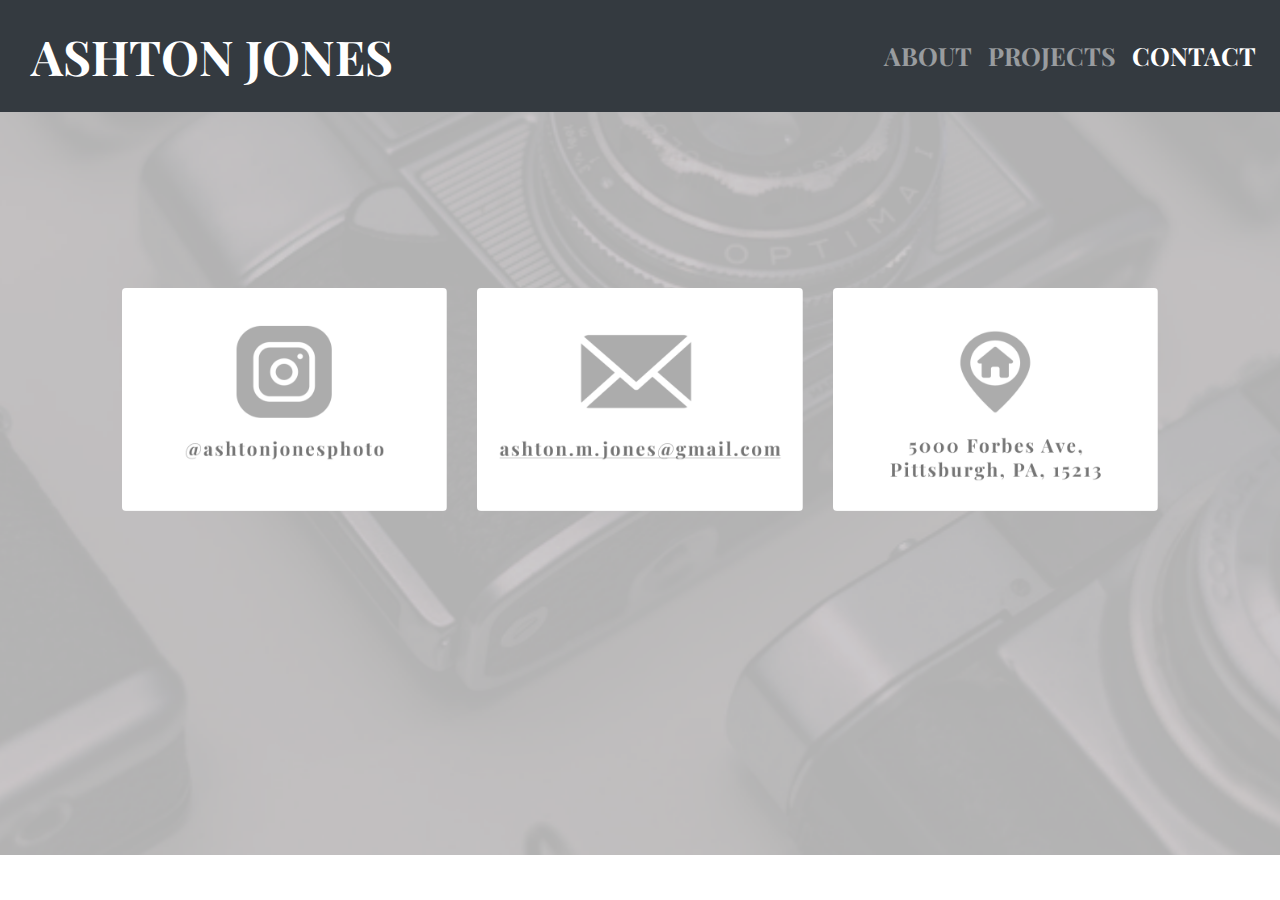
<file: contact.html>
<!doctype html>
<html lang="en">
<head>
    <!-- Required meta tags -->
    <meta charset="utf-8">
    <meta name="viewport" content="width=device-width, initial-scale=1, shrink-to-fit=no">

    <!-- Bootstrap CSS -->
    <link rel="stylesheet" href="https://maxcdn.bootstrapcdn.com/bootstrap/4.0.0/css/bootstrap.min.css" integrity="sha384-Gn5384xqQ1aoWXA+058RXPxPg6fy4IWvTNh0E263XmFcJlSAwiGgFAW/dAiS6JXm" crossorigin="anonymous">
    <!-- Animation CSS -->
    <link rel="stylesheet" href="Assets/CSS/animations.css">
    <!-- My CSS -->
    <link rel="stylesheet" href="Assets/CSS/project_style.css">
    <!-- Playfair Font Family -->
    <link rel="stylesheet" type="text/css" href="//fonts.googleapis.com/css?family=Playfair+Display" />
    <!-- My JS -->
    <script src="Assets/JS/project_browse.js"></script>
    <title>Ashton Jones</title>
</head>
<body>
    <!-- navigation bar -->
    <nav class="navbar py-3 py-lg-3 navbar-expand-xl fixed-top navbar-dark bg-dark">
        <br>
        <!-- Site logo/brand -->
        <a class="navbar-brand site_title" href="index.html">ASHTON JONES</a>
        <br>
        <!-- collapsed navigation bar button, visible on smaller screen widths -->
        <button class="navbar-toggler" type="button" data-toggle="collapse" data-target="#navbarNav" aria-controls="navbarNav" aria-expanded="false" aria-label="Toggle navigation">
            <span class="navbar-toggler-icon"></span>
        </button>
        <!-- Navigation bar links -->
        <div class="collapse navbar-collapse" id="navbarNav">
            <ul class="navbar-nav ml-auto">
                <li class="nav-item">
                    <a class="nav-link nav_buttons" href="index.html">ABOUT</a>
                </li>
                <li class="nav-item">
                    <a class="nav-link nav_buttons" href="project_browse.html">PROJECTS</a>
                </li>
                <li class="nav-item active">
                    <a class="nav-link nav_buttons" href="contact.html">CONTACT</a>
                </li>
            </ul>
        </div>
    </nav>
    <br><br><br><br>
    <div class="container-fluid fixed_background align-middle">
        <br><br><br><br><br><br><br><br>
        <div class="row form-group">
            <div class="col-1"></div>
            <div class="col-md form-group">
                <a href="https://www.instagram.com/ashtonjonesphoto/?hl=en">
                    <img src="Assets/images/contact/instagram.png" class="img-fluid rounded pulseDetail" alt="grey minimalist camera icon, Instagram handle: @ashtonjonesphoto">
                </a>
            </div>
            <div class="col-md form-group">
                <a href="mailto: ashton.m.jones@gmail.com">
                    <img src="Assets/images/contact/email.png" class="img-fluid rounded pulseDetail" alt="grey email icon, email address">
                </a>
            </div>
            <div class="col-md form-group">
                <a href="https://goo.gl/maps/x4sTuMZF8M5p96Gy5">
                    <img src="Assets/images/contact/address.png" class="img-fluid rounded pulseDetail" alt="grey location point icon, Google Maps link">
                </a>
            </div>
            <div class="col-1"></div>
        </div>
        <br><br><br><br><br><br><br><br><br><br><br><br><br>
    </div>
    <!-- Optional JavaScript -->
    <!-- jQuery first, then Popper.js, then Bootstrap JS -->
    <script src="https://code.jquery.com/jquery-3.2.1.slim.min.js" integrity="sha384-KJ3o2DKtIkvYIK3UENzmM7KCkRr/rE9/Qpg6aAZGJwFDMVNA/GpGFF93hXpG5KkN" crossorigin="anonymous"></script>
    <script src="https://cdnjs.cloudflare.com/ajax/libs/popper.js/1.12.9/umd/popper.min.js" integrity="sha384-ApNbgh9B+Y1QKtv3Rn7W3mgPxhU9K/ScQsAP7hUibX39j7fakFPskvXusvfa0b4Q" crossorigin="anonymous"></script>
    <script src="https://maxcdn.bootstrapcdn.com/bootstrap/4.0.0/js/bootstrap.min.js" integrity="sha384-JZR6Spejh4U02d8jOt6vLEHfe/JQGiRRSQQxSfFWpi1MquVdAyjUar5+76PVCmYl" crossorigin="anonymous"></script>
  </body>
</html>
</file>
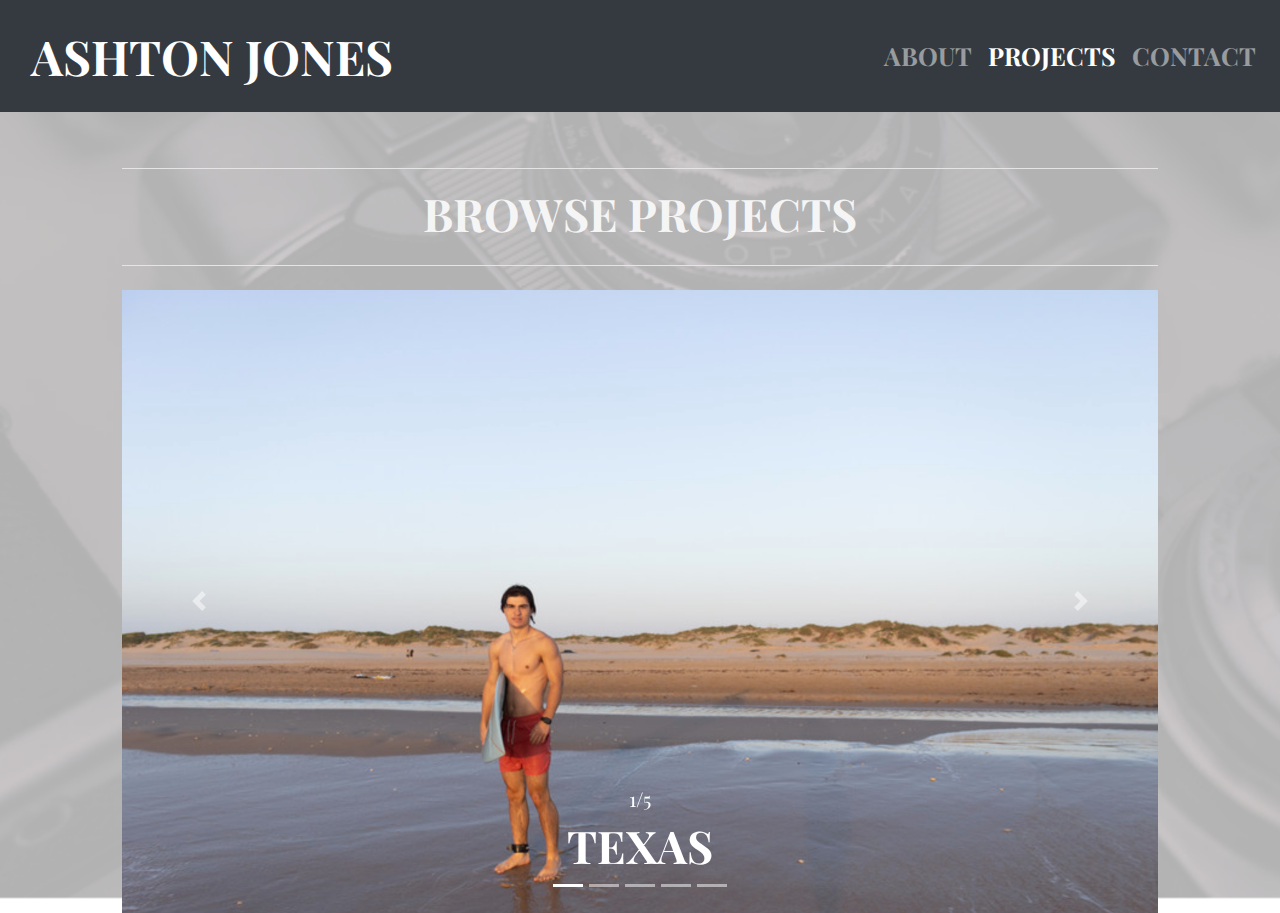
<file: project_browse.html>
<!doctype html>
<html lang="en">
<head>
    <!-- Required meta tags -->
    <meta charset="utf-8">
    <meta name="viewport" content="width=device-width, initial-scale=1, shrink-to-fit=no">

    <!-- Bootstrap CSS -->
    <link rel="stylesheet" href="https://maxcdn.bootstrapcdn.com/bootstrap/4.0.0/css/bootstrap.min.css" integrity="sha384-Gn5384xqQ1aoWXA+058RXPxPg6fy4IWvTNh0E263XmFcJlSAwiGgFAW/dAiS6JXm" crossorigin="anonymous">
    <!-- Animation CSS -->
    <link rel="stylesheet" href="Assets/CSS/animations.css">
    <!-- My CSS -->
    <link rel="stylesheet" href="Assets/CSS/project_style.css">
    <!-- Playfair Font Family -->
    <link rel="stylesheet" type="text/css" href="//fonts.googleapis.com/css?family=Playfair+Display" />
    <!-- My JS -->
    <script src="Assets/JS/project_browse.js"></script>
    <title>Ashton Jones</title>
</head>
<body>
    <!-- navigation bar -->
    <nav class="navbar py-3 py-lg-3 navbar-expand-xl fixed-top navbar-dark bg-dark">
        <br>
        <!-- Site logo/brand -->
        <a class="navbar-brand site_title" href="index.html">ASHTON JONES</a>
        <br>
        <!-- collapsed navigation bar button, visible on smaller screen widths -->
        <button class="navbar-toggler" type="button" data-toggle="collapse" data-target="#navbarNav" aria-controls="navbarNav" aria-expanded="false" aria-label="Toggle navigation">
            <span class="navbar-toggler-icon"></span>
        </button>
        <!-- Navigation bar links -->
        <div class="collapse navbar-collapse" id="navbarNav">
            <ul class="navbar-nav ml-auto">
                <li class="nav-item">
                    <a class="nav-link nav_buttons" href="index.html">ABOUT</a>
                </li>
                <li class="nav-item active">
                    <a class="nav-link nav_buttons" href="project_browse.html">PROJECTS</a>
                </li>
                <li class="nav-item">
                    <a class="nav-link nav_buttons" href="contact.html">CONTACT</a>
                </li>
            </ul>
        </div>
    </nav>
    <br><br><br><br>
    <div class="container-fluid fixed_background">
        <div class="row">
            <!-- creates white space on left side -->
            <div class="col-1"></div>
            <!-- project browse photo carousel -->
            <div class="col-sm text-center">
                <br>
                <br>
                <hr class="my-4 bg-white">
                <label class="project_browse_title" style="color: whitesmoke">BROWSE PROJECTS</label>
                <hr class="my-4 bg-white">
                <div id="carouselExampleIndicators" class="carousel slide" data-ride="carousel">
                    <!-- creates indicators on bottom -->
                    <ol class="carousel-indicators">
                        <li data-target="#carouselExampleIndicators" data-slide-to="0" class="active"></li>
                        <li data-target="#carouselExampleIndicators" data-slide-to="1"></li>
                        <li data-target="#carouselExampleIndicators" data-slide-to="2"></li>
                        <li data-target="#carouselExampleIndicators" data-slide-to="3"></li>
                        <li data-target="#carouselExampleIndicators" data-slide-to="4"></li>
                    </ol>
                    <!-- each image, browse number, and project title in carousel-->
                    <div class="carousel-inner">
                        <!-- active class added because it is the starting item -->
                        <div class="carousel-item active" id="texas_carousel" onmousedown="pulse('texas_carousel')">
                            <a href="project_pages/texas.html">
                                <img class="d-block w-100" src="Assets/images/project_browse_photos/texas.png" alt="man standing with surfboard in hand, in front of beach at sunrise">
                                <div class="carousel-caption d-none d-md-block">
                                    <p class="project_browse_number">1/5</p>
                                    <h5 class="project_browse_title">TEXAS</h5>
                                </div>
                            </a>
                        </div>
                        <div class="carousel-item" id="portraits_carousel" onmousedown="pulse('portraits_carousel')">
                            <a href="project_pages/portraits.html">
                                <div class="carousel-caption d-none d-md-block">
                                    <p class="project_browse_number">2/5</p>
                                    <h5 class="project_browse_title">PORTRAITS</h5>
                                </div>
                                <img class="d-block w-100" src="Assets/images/project_browse_photos/portraits.png" alt="woman standing with rack of clothes, windows with purple curtains behind both, indoors">
                            </a>
                        </div>
                        <div class="carousel-item" id="role_reversal_carousel" onmousedown="pulse('role_reversal_carousel')">
                            <a href="project_pages/role_reversal.html">
                                <img class="d-block w-100" src="Assets/images/project_browse_photos/role_reversal.png" alt="man and woman sitting on a couch distanced, man looks uncomfortable, indoors">
                                <div class="carousel-caption d-none d-md-block">
                                    <p class="project_browse_number">3/5</p>
                                    <h5 class="project_browse_title">ROLE REVERSAL</h5>
                                </div>
                            </a>
                        </div>
                        <div class="carousel-item" id="home_between_homes_carousel" onmousedown="pulse('home_between_homes_carousel')">
                            <a href="project_pages/home_between_homes.html">
                                <img class="d-block w-100" src="Assets/images/project_browse_photos/home_between_homes.png" alt="woman peering over ledge with plastic butterflies hanging from ledge, indoors">
                                <div class="carousel-caption d-none d-md-block">
                                    <p class="project_browse_number">4/5</p>
                                    <h5 class="project_browse_title">HOME IN BETWEEN HOMES</h5>
                                </div>
                            </a>
                        </div>
                        <div class="carousel-item" id="louiseville_ky_carousel" onmousedown="pulse('louiseville_ky_carousel')">
                            <a href="project_pages/louiseville_ky.html">
                                <img class="d-block w-100" src="Assets/images/project_browse_photos/louiseville.png" alt="man and woman standing on left alongside a table, branches and foliage all around inside greenhouse, indoors">
                                <div class="carousel-caption d-none d-md-block">
                                    <p class="project_browse_number">5/5</p>
                                    <h5 class="project_browse_title">LOUISEVILLE, KY</h5>
                                </div>
                            </a>
                        </div>
                    </div>
                    <!-- carousel buttons to toggle previous and next images -->
                    <a class="carousel-control-prev" href="#carouselExampleIndicators" role="button" data-slide="prev">
                        <span class="carousel-control-prev-icon" aria-hidden="true"></span>
                        <span class="sr-only">Previous</span>
                    </a>
                    <a class="carousel-control-next" href="#carouselExampleIndicators" role="button" data-slide="next">
                        <span class="carousel-control-next-icon" aria-hidden="true"></span>
                        <span class="sr-only">Next</span>
                    </a>
                </div>
            </div>
            <!-- creates white space on right side -->
            <div class="col-1"></div>
        </div>
    </div>
    <!-- Optional JavaScript -->
    <!-- jQuery first, then Popper.js, then Bootstrap JS -->
    <script src="https://code.jquery.com/jquery-3.2.1.slim.min.js" integrity="sha384-KJ3o2DKtIkvYIK3UENzmM7KCkRr/rE9/Qpg6aAZGJwFDMVNA/GpGFF93hXpG5KkN" crossorigin="anonymous"></script>
    <script src="https://cdnjs.cloudflare.com/ajax/libs/popper.js/1.12.9/umd/popper.min.js" integrity="sha384-ApNbgh9B+Y1QKtv3Rn7W3mgPxhU9K/ScQsAP7hUibX39j7fakFPskvXusvfa0b4Q" crossorigin="anonymous"></script>
    <script src="https://maxcdn.bootstrapcdn.com/bootstrap/4.0.0/js/bootstrap.min.js" integrity="sha384-JZR6Spejh4U02d8jOt6vLEHfe/JQGiRRSQQxSfFWpi1MquVdAyjUar5+76PVCmYl" crossorigin="anonymous"></script>
  </body>
</html>
</file>
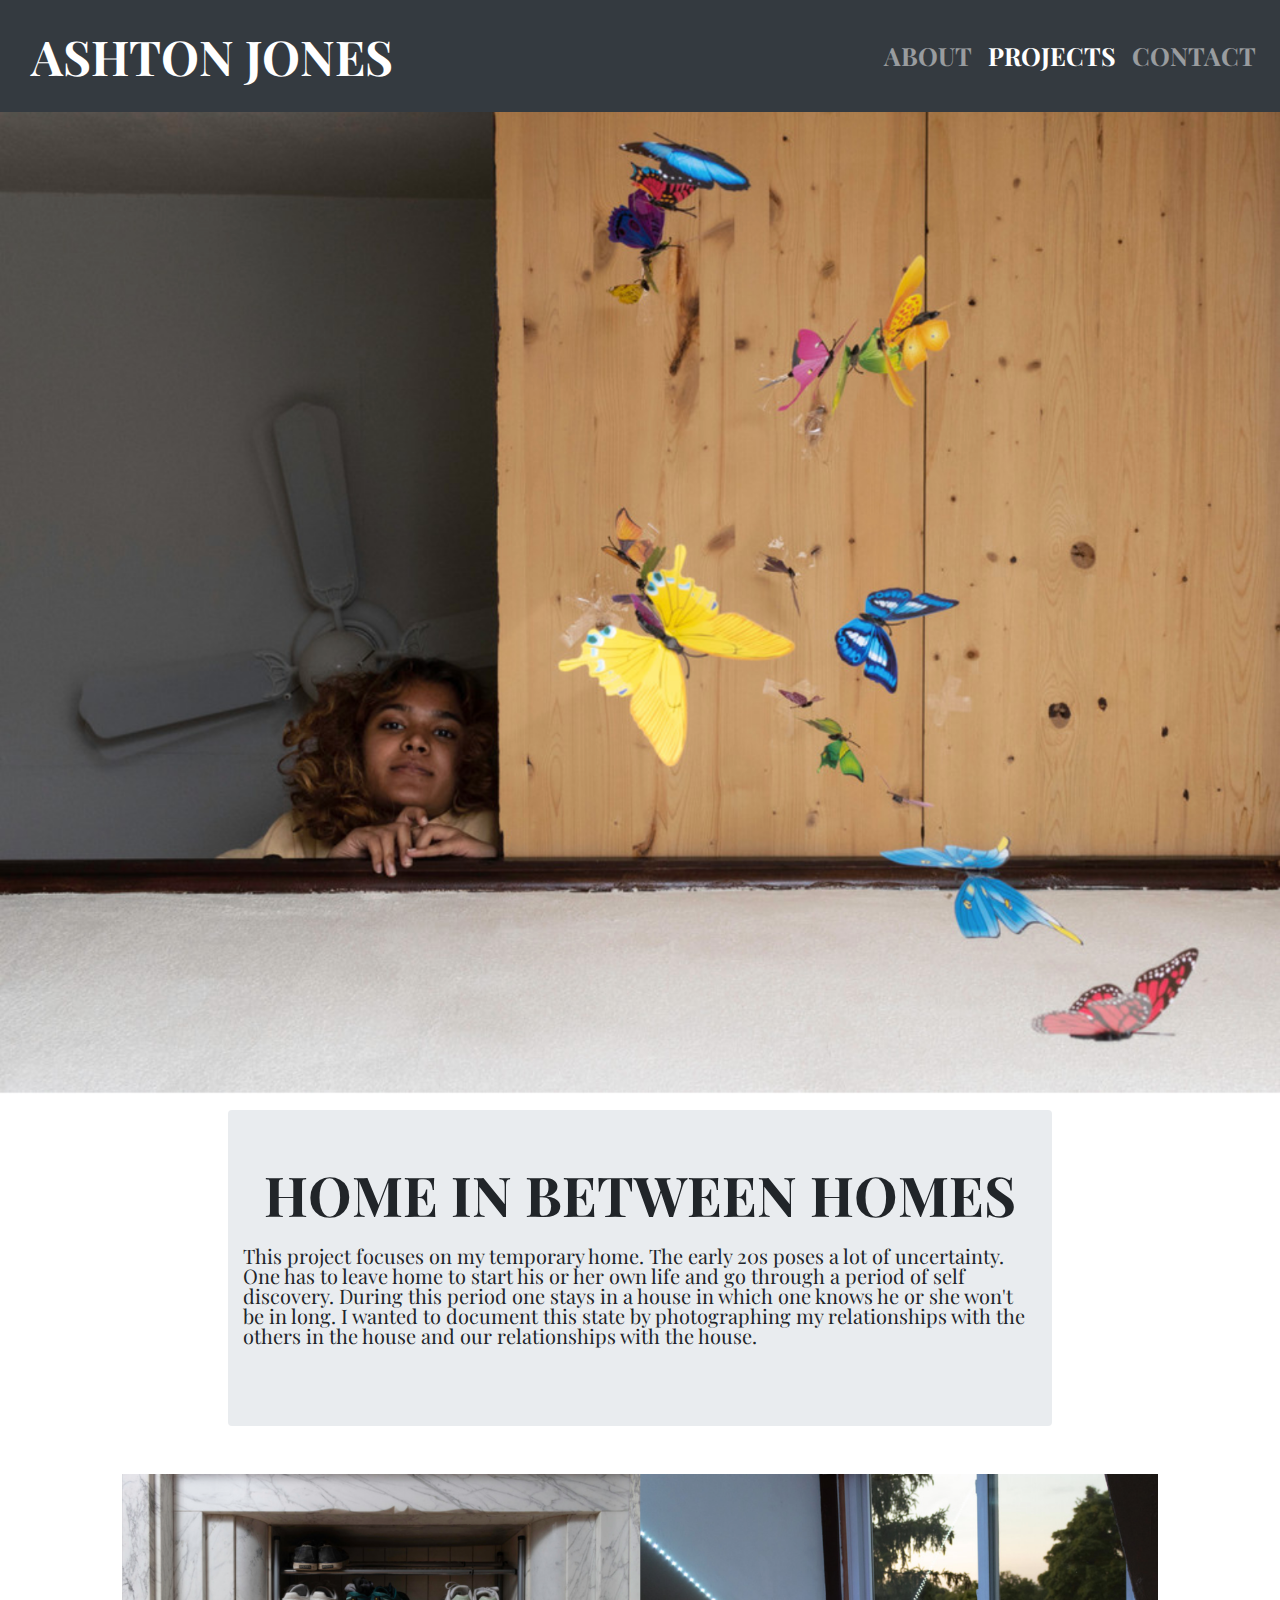
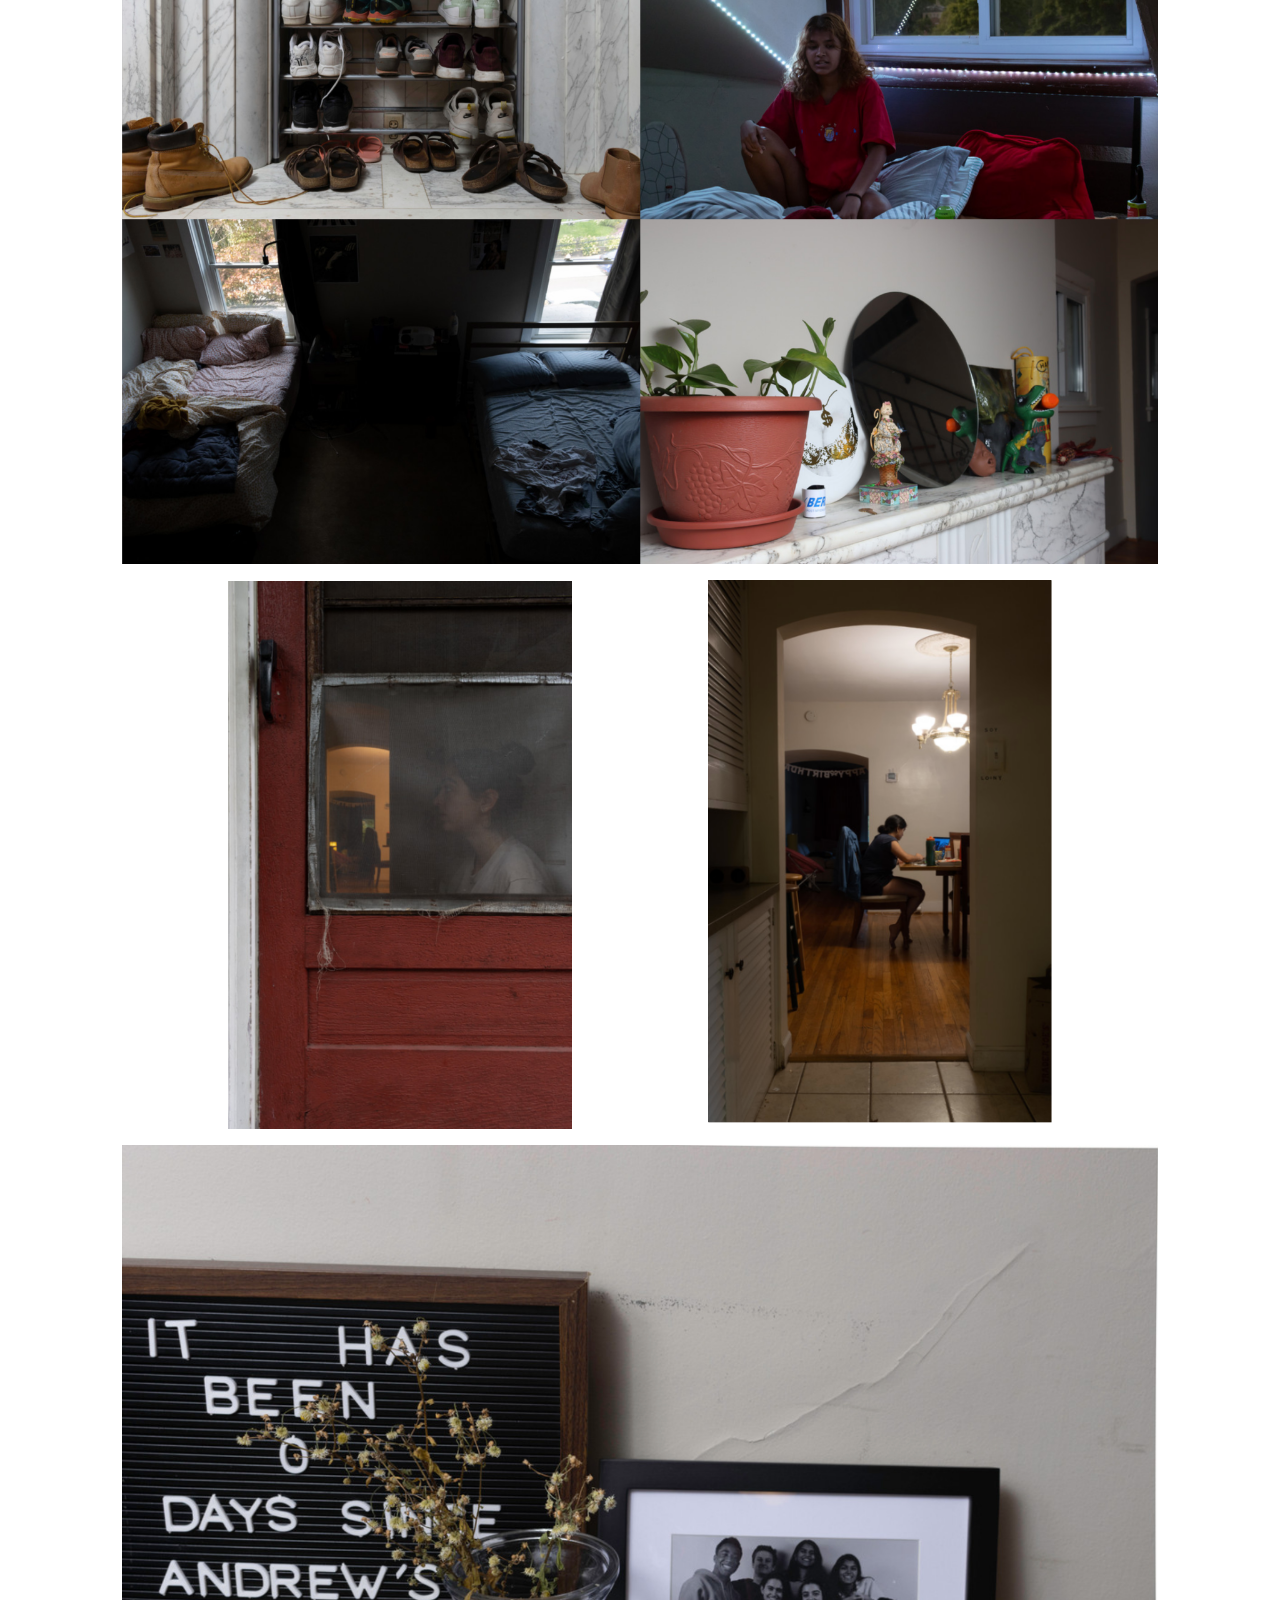
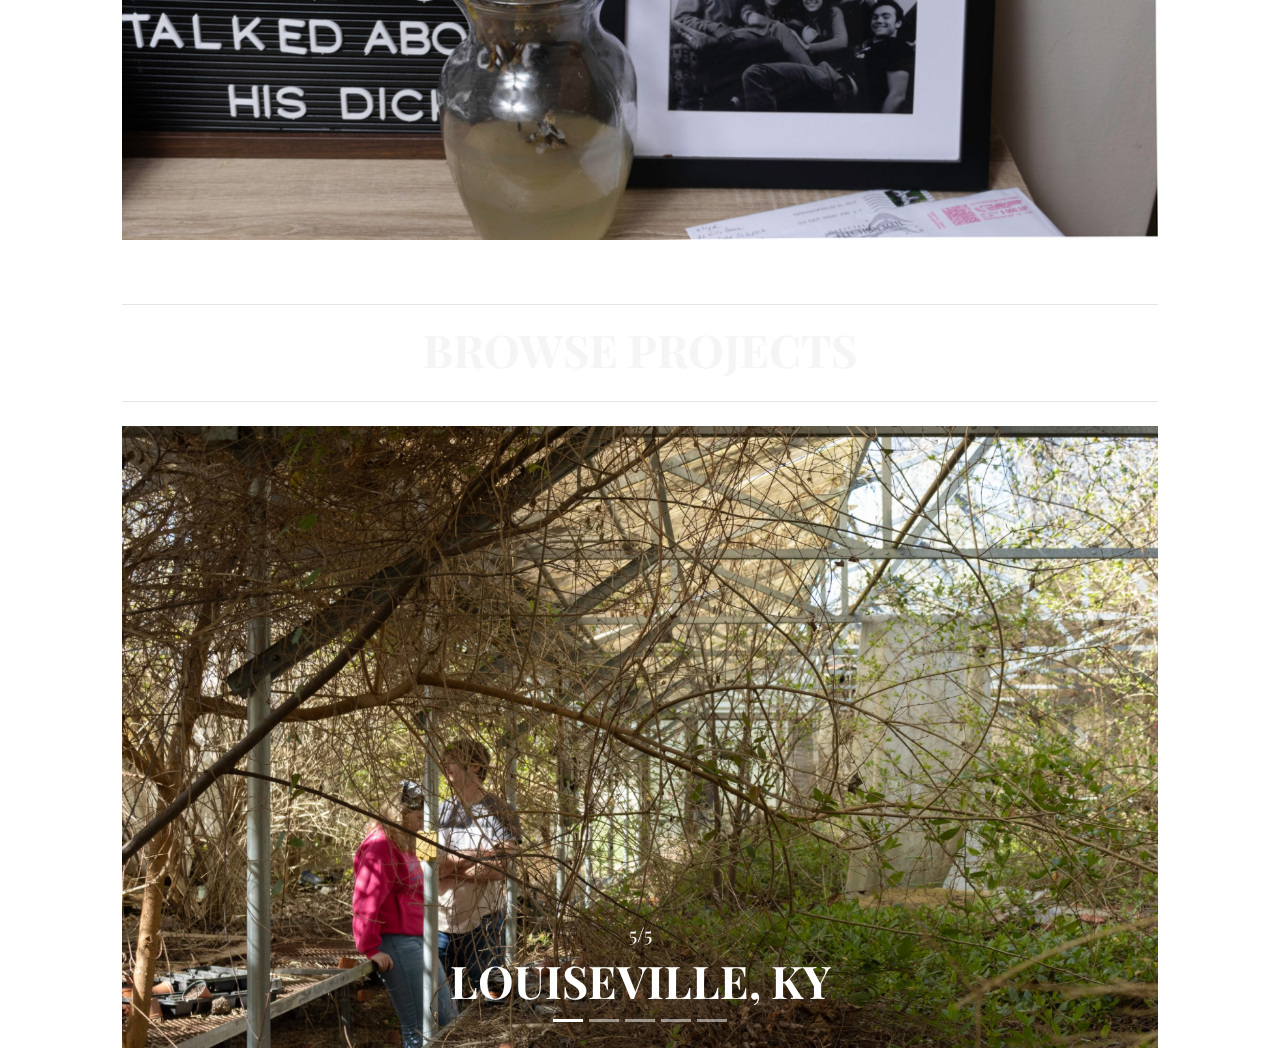
<file: project_pages/home_between_homes.html>
<!doctype html>
<html lang="en">
<head>
    <!-- Required meta tags -->
    <meta charset="utf-8">
    <meta name="viewport" content="width=device-width, initial-scale=1, shrink-to-fit=no">

    <!-- Bootstrap CSS -->
    <link rel="stylesheet" href="https://maxcdn.bootstrapcdn.com/bootstrap/4.0.0/css/bootstrap.min.css" integrity="sha384-Gn5384xqQ1aoWXA+058RXPxPg6fy4IWvTNh0E263XmFcJlSAwiGgFAW/dAiS6JXm" crossorigin="anonymous">
    <!-- Animation CSS -->
    <link rel="stylesheet" href="../Assets/CSS/animations.css">
    <!-- My CSS -->
    <link rel="stylesheet" href="../Assets/CSS/project_style.css">
    <!-- Playfair Font Family -->
    <link rel="stylesheet" type="text/css" href="//fonts.googleapis.com/css?family=Playfair+Display" />
    <!-- My JS -->
    <script src="../Assets/JS/project_browse.js"></script>
    <title>Ashton Jones</title>
</head>
<body>
    <!-- navigation bar -->
    <nav class="navbar py-3 py-lg-3 navbar-expand-xl fixed-top navbar-dark bg-dark">
        <br>
        <!-- Site logo/brand -->
        <a class="navbar-brand site_title" href="../index.html">ASHTON JONES</a>
        <br>
        <!-- collapsed navigation bar button, visible on smaller screen widths -->
        <button class="navbar-toggler" type="button" data-toggle="collapse" data-target="#navbarNav" aria-controls="navbarNav" aria-expanded="false" aria-label="Toggle navigation">
            <span class="navbar-toggler-icon"></span>
        </button>
        <!-- Navigation bar links -->
        <div class="collapse navbar-collapse" id="navbarNav">
            <ul class="navbar-nav ml-auto">
                <li class="nav-item">
                    <a class="nav-link nav_buttons" href="../index.html">ABOUT</a>
                </li>
                <li class="nav-item active">
                    <a class="nav-link nav_buttons" href="../project_browse.html">PROJECTS</a>
                </li>
                <li class="nav-item">
                    <a class="nav-link nav_buttons" href="../contact.html">CONTACT</a>
                </li>
            </ul>
        </div>
    </nav>
    <br><br><br><br>
    <div class="container-fluid fixed_background">
        <!-- main large image -->
        <div class="row form-group">
            <img src="../Assets/images/home_between_homes/main_photo.png" class="img-fluid expandOpen" alt="woman peering over ledge with plastic butterflies hanging from ledge, indoors">
        </div>
        <!-- jumbotron with project description -->
        <div class="row form-group">
            <div class="col-2"></div>
            <div class="col-sm">
                <div class="jumbotron jumbotron-fluid rounded">
                    <div class="container">
                        <h1 class="display-4 text-center project_detail_title">HOME IN BETWEEN HOMES</h1>
                        <br>
                        <p class="lead">
                            This project focuses on my temporary home. The early 20s poses a lot
                            of uncertainty. One has to leave home to start his or her own life
                            and go through a period of self discovery. During this period one
                            stays in a house in which one knows he or she won't be in long. I
                            wanted to document this state by photographing my relationships
                            with the others in the house and our relationships with the house.
                        </p>
                    </div>
                </div>
            </div>
            <div class="col-2"></div>
        </div>
        <!-- four photos grouped -->
        <div class="row form-group">
            <div class="col-1"></div>
            <div class="col-sm">
                <img src="../Assets/images/home_between_homes/grouped.png" class="img-fluid" alt="four photos in
                square grid: top left: of shoe rack in closed chimney, top right: woman sitting on bed,
                diagonal ceiling with LED light strip, window in background, bottom left: two full beds with two night
                stand spaces in between, both unmade beds, bird's eye view, bottom right: mantle with plant, mirror,
                frisbee, and other knickknacks">
            </div>
            <div class="col-1"></div>
        </div>
        <!-- two side by side photos -->
        <div class="row form-group">
            <div class="col-2"></div>
            <div class="col-sm">
                <img src="../Assets/images/home_between_homes/vert_1.png" class="img-fluid" alt="woman behind red
                screened/wooden door, woman in white shirt and hair is in a bun">
            </div>
            <div class="col-1"></div>
            <div class="col-sm">
                <img src="../Assets/images/home_between_homes/vert_2.png" class="img-fluid" alt="hallway view of
                woman sitting at dining table while working on her laptop">
            </div>
            <div class="col-2"></div>
        </div>
        <!-- one big photo-->
        <div class="row form-group">
            <div class="col-1"></div>
            <div class="col-sm">
                <img src="../Assets/images/home_between_homes/horizontal.png" class="img-fluid" alt="table with
                sign, vase of flowers, and a framed black and white image of a group of seven friends sitting on a couch">
            </div>
            <div class="col-1"></div>
        </div>
        <!-- project browse section -->
        <div class="row">
            <!-- creates white space on left side -->
            <div class="col-1"></div>
            <!-- project browse photo carousel -->
            <div class="col-sm text-center">
                <br>
                <hr class="my-4 bg-white">
                <label class="project_browse_title" style="color: whitesmoke">BROWSE PROJECTS</label>
                <hr class="my-4 bg-white">
                <div id="carouselExampleIndicators" class="carousel slide" data-ride="carousel">
                    <!-- creates indicators on bottom -->
                    <ol class="carousel-indicators">
                        <li data-target="#carouselExampleIndicators" data-slide-to="0" class="active"></li>
                        <li data-target="#carouselExampleIndicators" data-slide-to="1"></li>
                        <li data-target="#carouselExampleIndicators" data-slide-to="2"></li>
                        <li data-target="#carouselExampleIndicators" data-slide-to="3"></li>
                        <li data-target="#carouselExampleIndicators" data-slide-to="4"></li>
                    </ol>
                    <!-- each image, browse number, and project title in carousel-->
                    <div class="carousel-inner">
                        <!-- active class added because it is the starting item -->
                        <div class="carousel-item" id="texas_carousel" onmousedown="pulse('texas_carousel')">
                            <a href="texas.html">
                                <img class="d-block w-100" src="../Assets/images/project_browse_photos/texas.png" alt="man standing with surfboard in hand, in front of beach at sunrise">
                                <div class="carousel-caption d-none d-md-block">
                                    <p class="project_browse_number">1/5</p>
                                    <h5 class="project_browse_title">TEXAS</h5>
                                </div>
                            </a>
                        </div>
                        <div class="carousel-item" id="portraits_carousel" onmousedown="pulse('portraits_carousel')">
                            <a href="portraits.html">
                                <div class="carousel-caption d-none d-md-block">
                                    <p class="project_browse_number">2/5</p>
                                    <h5 class="project_browse_title">PORTRAITS</h5>
                                </div>
                                <img class="d-block w-100" src="../Assets/images/project_browse_photos/portraits.png" alt="woman standing with rack of clothes, windows with purple curtains behind both, indoors">
                            </a>
                        </div>
                        <div class="carousel-item" id="role_reversal_carousel" onmousedown="pulse('role_reversal_carousel')">
                            <a href="role_reversal.html">
                                <img class="d-block w-100" src="../Assets/images/project_browse_photos/role_reversal.png" alt="man and woman sitting on a couch distanced, man looks uncomfortable, indoors">
                                <div class="carousel-caption d-none d-md-block">
                                    <p class="project_browse_number">3/5</p>
                                    <h5 class="project_browse_title">ROLE REVERSAL</h5>
                                </div>
                            </a>
                        </div>
                        <div class="carousel-item" id="home_between_homes_carousel" onmousedown="pulse('home_between_homes_carousel')">
                            <a href="home_between_homes.html">
                                <img class="d-block w-100" src="../Assets/images/project_browse_photos/home_between_homes.png" alt="woman peering over ledge with plastic butterflies hanging from ledge, indoors">
                                <div class="carousel-caption d-none d-md-block">
                                    <p class="project_browse_number">4/5</p>
                                    <h5 class="project_browse_title">HOME IN BETWEEN HOMES</h5>
                                </div>
                            </a>
                        </div>
                        <div class="carousel-item active" id="louiseville_ky_carousel" onmousedown="pulse('louiseville_ky_carousel')">
                            <a href="louiseville_ky.html">
                                <img class="d-block w-100" src="../Assets/images/project_browse_photos/louiseville.png" alt="man and woman standing on left alongside a table, branches and foliage all around inside greenhouse, indoors">
                                <div class="carousel-caption d-none d-md-block">
                                    <p class="project_browse_number">5/5</p>
                                    <h5 class="project_browse_title">LOUISEVILLE, KY</h5>
                                </div>
                            </a>
                        </div>
                    </div>
                    <!-- carousel buttons to toggle previous and next images -->
                    <a class="carousel-control-prev" href="#carouselExampleIndicators" role="button" data-slide="prev">
                        <span class="carousel-control-prev-icon" aria-hidden="true"></span>
                        <span class="sr-only">Previous</span>
                    </a>
                    <a class="carousel-control-next" href="#carouselExampleIndicators" role="button" data-slide="next">
                        <span class="carousel-control-next-icon" aria-hidden="true"></span>
                        <span class="sr-only">Next</span>
                    </a>
                </div>
            </div>
            <!-- creates white space on right side -->
            <div class="col-1"></div>
        </div>
    </div>
    <!-- Optional JavaScript -->
    <!-- jQuery first, then Popper.js, then Bootstrap JS -->
    <script src="https://code.jquery.com/jquery-3.2.1.slim.min.js" integrity="sha384-KJ3o2DKtIkvYIK3UENzmM7KCkRr/rE9/Qpg6aAZGJwFDMVNA/GpGFF93hXpG5KkN" crossorigin="anonymous"></script>
    <script src="https://cdnjs.cloudflare.com/ajax/libs/popper.js/1.12.9/umd/popper.min.js" integrity="sha384-ApNbgh9B+Y1QKtv3Rn7W3mgPxhU9K/ScQsAP7hUibX39j7fakFPskvXusvfa0b4Q" crossorigin="anonymous"></script>
    <script src="https://maxcdn.bootstrapcdn.com/bootstrap/4.0.0/js/bootstrap.min.js" integrity="sha384-JZR6Spejh4U02d8jOt6vLEHfe/JQGiRRSQQxSfFWpi1MquVdAyjUar5+76PVCmYl" crossorigin="anonymous"></script>
  </body>
</html>
</file>
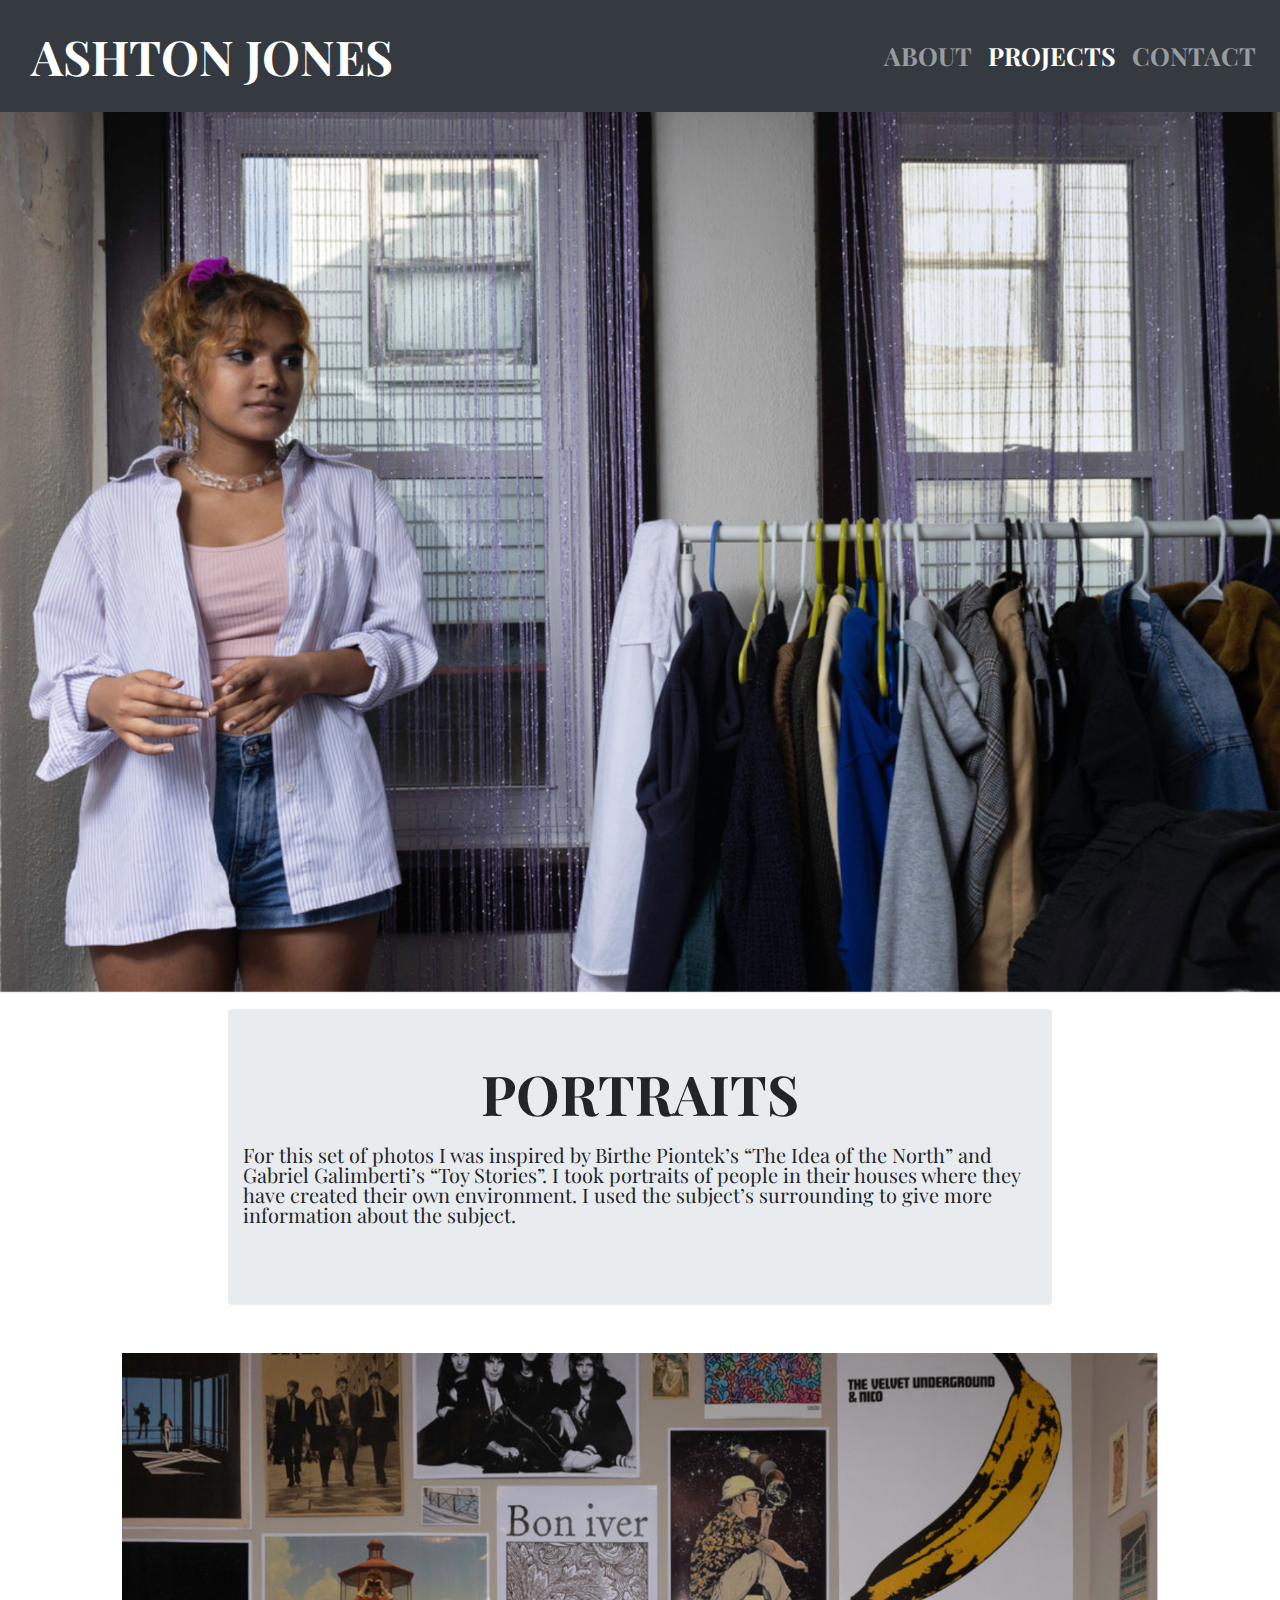
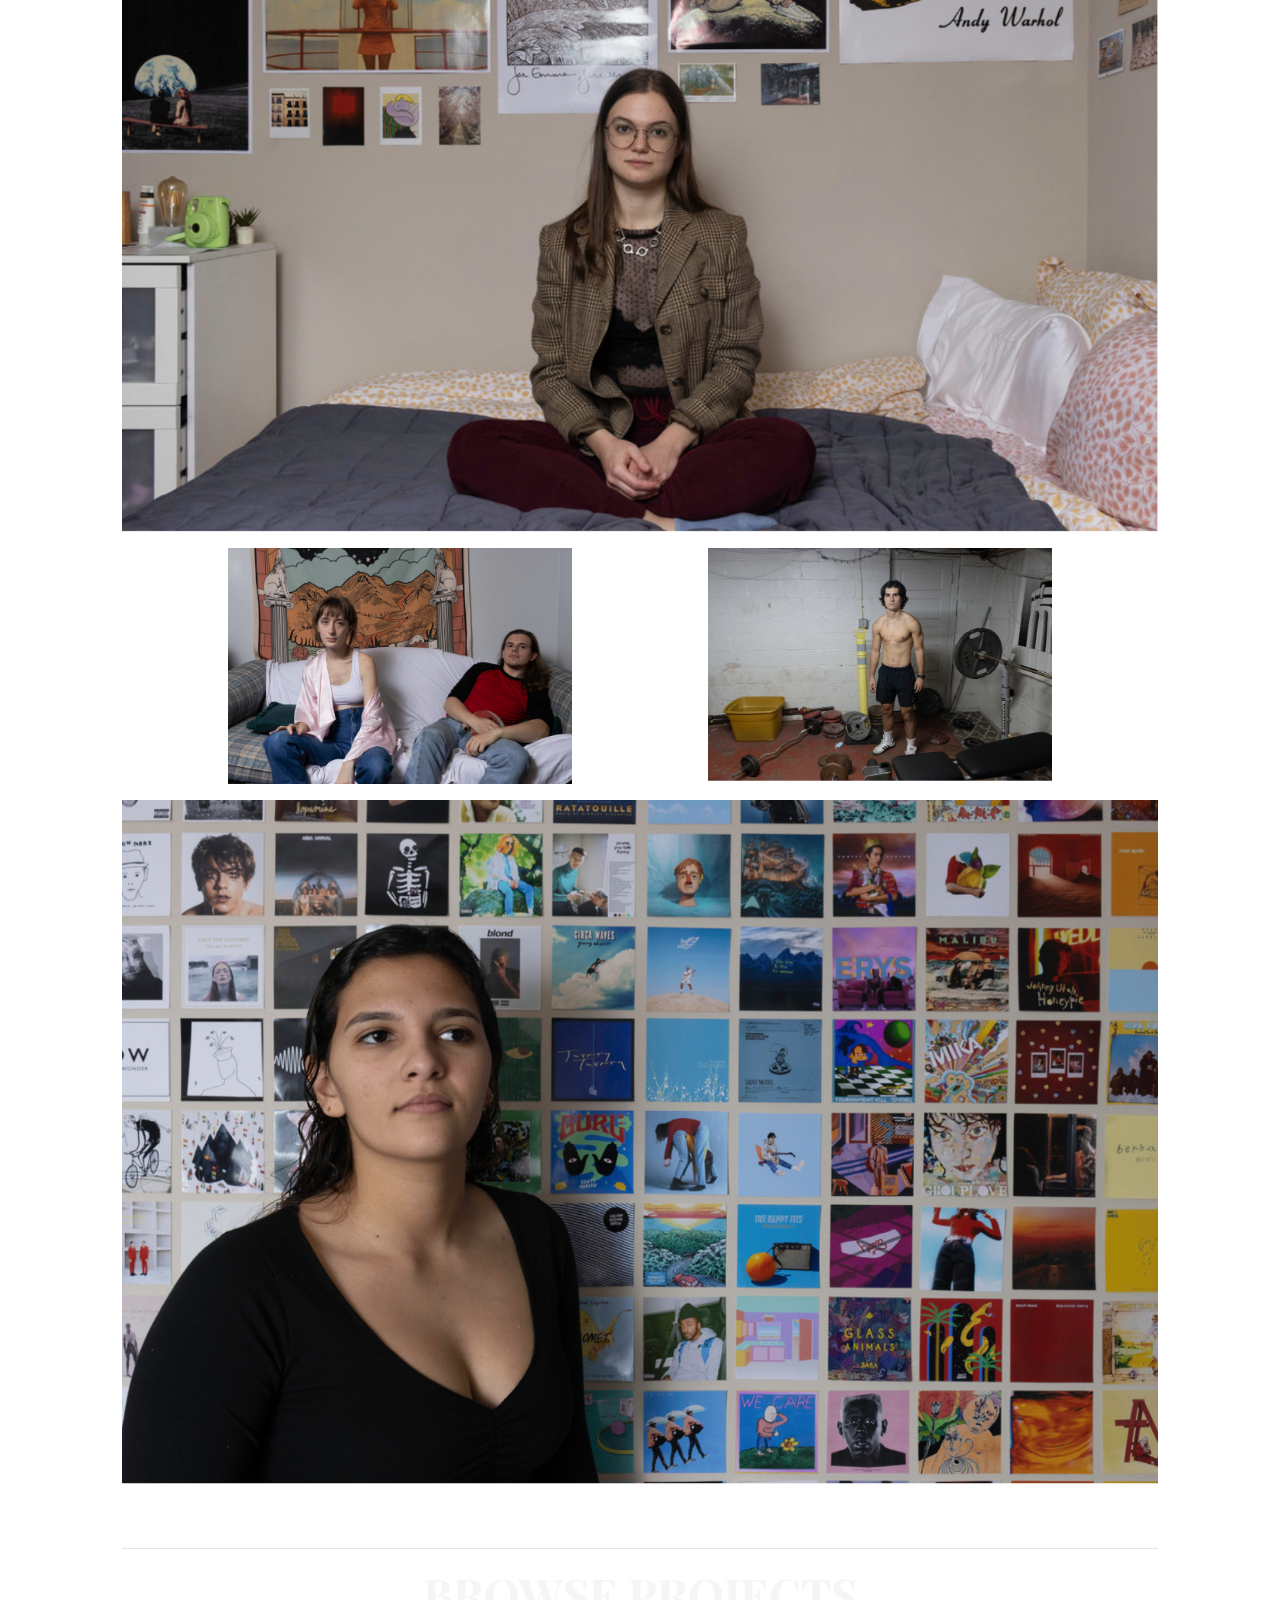
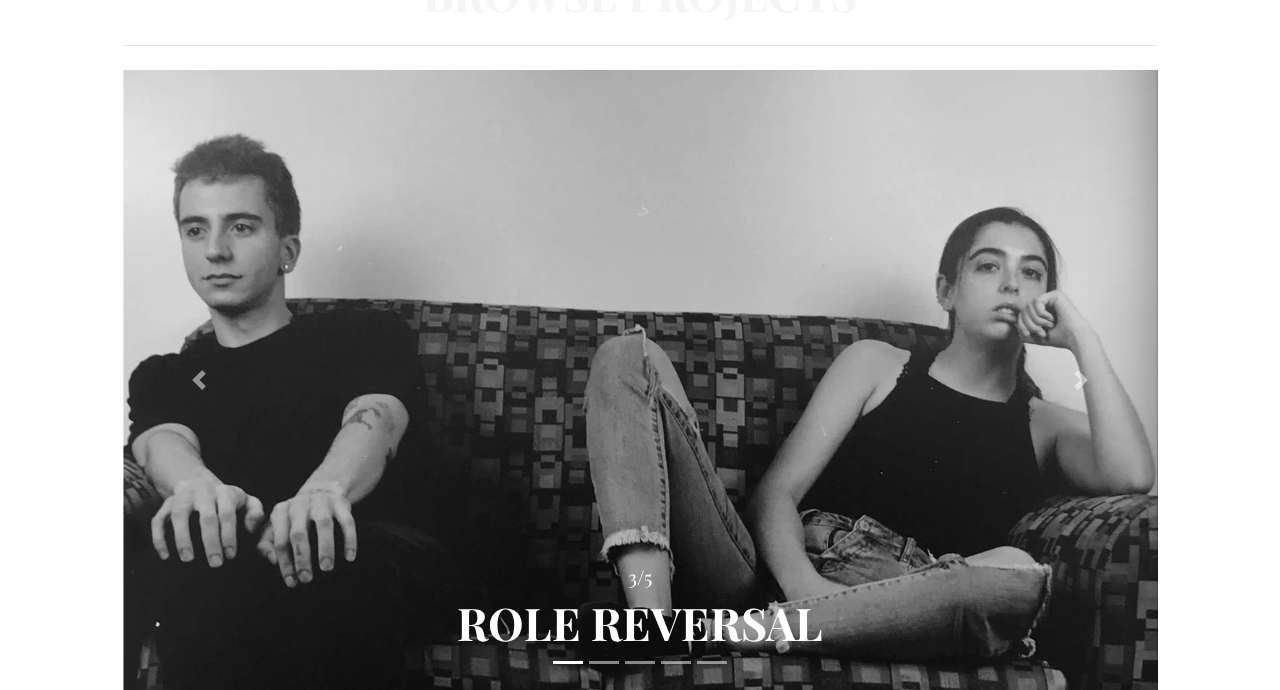
<file: project_pages/portraits.html>
<!doctype html>
<html lang="en">
<head>
    <!-- Required meta tags -->
    <meta charset="utf-8">
    <meta name="viewport" content="width=device-width, initial-scale=1, shrink-to-fit=no">

    <!-- Bootstrap CSS -->
    <link rel="stylesheet" href="https://maxcdn.bootstrapcdn.com/bootstrap/4.0.0/css/bootstrap.min.css" integrity="sha384-Gn5384xqQ1aoWXA+058RXPxPg6fy4IWvTNh0E263XmFcJlSAwiGgFAW/dAiS6JXm" crossorigin="anonymous">
    <!-- Animation CSS -->
    <link rel="stylesheet" href="../Assets/CSS/animations.css">
    <!-- My CSS -->
    <link rel="stylesheet" href="../Assets/CSS/project_style.css">
    <!-- Playfair Font Family -->
    <link rel="stylesheet" type="text/css" href="//fonts.googleapis.com/css?family=Playfair+Display" />
    <!-- My JS -->
    <script src="../Assets/JS/project_browse.js"></script>
    <title>Ashton Jones</title>
</head>
<body>
    <!-- navigation bar -->
    <nav class="navbar py-3 py-lg-3 navbar-expand-xl fixed-top navbar-dark bg-dark">
        <br>
        <!-- Site logo/brand -->
        <a class="navbar-brand site_title" href="../index.html">ASHTON JONES</a>
        <br>
        <!-- collapsed navigation bar button, visible on smaller screen widths -->
        <button class="navbar-toggler" type="button" data-toggle="collapse" data-target="#navbarNav" aria-controls="navbarNav" aria-expanded="false" aria-label="Toggle navigation">
            <span class="navbar-toggler-icon"></span>
        </button>
        <!-- Navigation bar links -->
        <div class="collapse navbar-collapse" id="navbarNav">
            <ul class="navbar-nav ml-auto">
                <li class="nav-item">
                    <a class="nav-link nav_buttons" href="../index.html">ABOUT</a>
                </li>
                <li class="nav-item active">
                    <a class="nav-link nav_buttons" href="../project_browse.html">PROJECTS</a>
                </li>
                <li class="nav-item">
                    <a class="nav-link nav_buttons" href="../contact.html">CONTACT</a>
                </li>
            </ul>
        </div>
    </nav>
    <br><br><br><br>
    <div class="container-fluid fixed_background">
        <!-- main large image -->
        <div class="row form-group">
            <img src="../Assets/images/portraits/main_photo.png" class="img-fluid expandOpen" alt="woman standing with rack of clothes, windows with purple curtains behind both, indoors">
        </div>
        <!-- jumbotron with project description -->
        <div class="row form-group">
            <div class="col-2"></div>
            <div class="col-sm">
                <div class="jumbotron jumbotron-fluid rounded">
                    <div class="container">
                        <h1 class="display-4 text-center project_detail_title">PORTRAITS</h1>
                        <br>
                        <p class="lead">For this set of photos I was inspired by Birthe Piontek’s
                            “The Idea of the North” and Gabriel Galimberti’s “Toy Stories”. I
                            took portraits of people in their houses where they have created
                            their own environment. I used the subject’s surrounding to give more
                            information about the subject.</p>
                    </div>
                </div>
            </div>
            <div class="col-2"></div>
        </div>
        <!-- one big photo -->
        <div class="row form-group">
            <div class="col-1"></div>
            <div class="col-sm">
                <img src="../Assets/images/portraits/port_4.png" class="img-fluid" alt="woman sitting on yellow and pink
                spotted bed with brown plaid jacket and red pants, posters in background including Andy Warhol, the Beatles, and Moonrise Kingdom">
            </div>
            <div class="col-1"></div>
        </div>
        <!-- two side by side photos -->
        <div class="row form-group">
            <div class="col-2"></div>
            <div class="col-sm">
                <img src="../Assets/images/portraits/port_5.png" class="img-fluid" alt="woman and man siting on plaid couch together,
                woman in pink jacket and jeans, man in red/black shirt and jeans">
            </div>
            <div class="col-1"></div>
            <div class="col-sm">
                <img src="../Assets/images/portraits/port_2.png" class="img-fluid" alt="man in basement gym with exercise equipment and weights">
            </div>
            <div class="col-2"></div>
        </div>
        <div class="row form-group">
            <div class="col-1"></div>
            <div class="col-sm">
                <img src="../Assets/images/portraits/port_3.png" class="img-fluid" alt="woman standing in front of a wall of album covers, woman in black shirt">
            </div>
            <div class="col-1"></div>
        </div>
        <!-- project browse section -->
        <div class="row">
            <!-- creates white space on left side -->
            <div class="col-1"></div>
            <!-- project browse photo carousel -->
            <div class="col-sm text-center">
                <br>
                <hr class="my-4 bg-white">
                <label class="project_browse_title" style="color: whitesmoke">BROWSE PROJECTS</label>
                <hr class="my-4 bg-white">
                <div id="carouselExampleIndicators" class="carousel slide" data-ride="carousel">
                    <!-- creates indicators on bottom -->
                    <ol class="carousel-indicators">
                        <li data-target="#carouselExampleIndicators" data-slide-to="0" class="active"></li>
                        <li data-target="#carouselExampleIndicators" data-slide-to="1"></li>
                        <li data-target="#carouselExampleIndicators" data-slide-to="2"></li>
                        <li data-target="#carouselExampleIndicators" data-slide-to="3"></li>
                        <li data-target="#carouselExampleIndicators" data-slide-to="4"></li>
                    </ol>
                    <!-- each image, browse number, and project title in carousel-->
                    <div class="carousel-inner">
                        <!-- active class added because it is the starting item -->
                        <div class="carousel-item" id="texas_carousel" onmousedown="pulse('texas_carousel')">
                            <a href="texas.html">
                                <img class="d-block w-100" src="../Assets/images/project_browse_photos/texas.png" alt="man standing with surfboard in hand, in front of beach at sunrise">
                                <div class="carousel-caption d-none d-md-block">
                                    <p class="project_browse_number">1/5</p>
                                    <h5 class="project_browse_title">TEXAS</h5>
                                </div>
                            </a>
                        </div>
                        <div class="carousel-item" id="portraits_carousel" onmousedown="pulse('portraits_carousel')">
                            <a href="portraits.html">
                                <div class="carousel-caption d-none d-md-block">
                                    <p class="project_browse_number">2/5</p>
                                    <h5 class="project_browse_title">PORTRAITS</h5>
                                </div>
                                <img class="d-block w-100" src="../Assets/images/project_browse_photos/portraits.png" alt="woman standing with rack of clothes, windows with purple curtains behind both, indoors">
                            </a>
                        </div>
                        <div class="carousel-item active" id="role_reversal_carousel" onmousedown="pulse('role_reversal_carousel')">
                            <a href="role_reversal.html">
                                <img class="d-block w-100" src="../Assets/images/project_browse_photos/role_reversal.png" alt="man and woman sitting on a couch distanced, man looks uncomfortable, indoors">
                                <div class="carousel-caption d-none d-md-block">
                                    <p class="project_browse_number">3/5</p>
                                    <h5 class="project_browse_title">ROLE REVERSAL</h5>
                                </div>
                            </a>
                        </div>
                        <div class="carousel-item" id="home_between_homes_carousel" onmousedown="pulse('home_between_homes_carousel')">
                            <a href="home_between_homes.html">
                                <img class="d-block w-100" src="../Assets/images/project_browse_photos/home_between_homes.png" alt="woman peering over ledge with plastic butterflies hanging from ledge, indoors">
                                <div class="carousel-caption d-none d-md-block">
                                    <p class="project_browse_number">4/5</p>
                                    <h5 class="project_browse_title">HOME IN BETWEEN HOMES</h5>
                                </div>
                            </a>
                        </div>
                        <div class="carousel-item" id="louiseville_ky_carousel" onmousedown="pulse('louiseville_ky_carousel')">
                            <a href="louiseville_ky.html">
                                <img class="d-block w-100" src="../Assets/images/project_browse_photos/louiseville.png" alt="man and woman standing on left alongside a table, branches and foliage all around inside greenhouse, indoors">
                                <div class="carousel-caption d-none d-md-block">
                                    <p class="project_browse_number">5/5</p>
                                    <h5 class="project_browse_title">LOUISEVILLE, KY</h5>
                                </div>
                            </a>
                        </div>
                    </div>
                    <!-- carousel buttons to toggle previous and next images -->
                    <a class="carousel-control-prev" href="#carouselExampleIndicators" role="button" data-slide="prev">
                        <span class="carousel-control-prev-icon" aria-hidden="true"></span>
                        <span class="sr-only">Previous</span>
                    </a>
                    <a class="carousel-control-next" href="#carouselExampleIndicators" role="button" data-slide="next">
                        <span class="carousel-control-next-icon" aria-hidden="true"></span>
                        <span class="sr-only">Next</span>
                    </a>
                </div>
            </div>
            <!-- creates white space on right side -->
            <div class="col-1"></div>
        </div>
    </div>
    <!-- Optional JavaScript -->
    <!-- jQuery first, then Popper.js, then Bootstrap JS -->
    <script src="https://code.jquery.com/jquery-3.2.1.slim.min.js" integrity="sha384-KJ3o2DKtIkvYIK3UENzmM7KCkRr/rE9/Qpg6aAZGJwFDMVNA/GpGFF93hXpG5KkN" crossorigin="anonymous"></script>
    <script src="https://cdnjs.cloudflare.com/ajax/libs/popper.js/1.12.9/umd/popper.min.js" integrity="sha384-ApNbgh9B+Y1QKtv3Rn7W3mgPxhU9K/ScQsAP7hUibX39j7fakFPskvXusvfa0b4Q" crossorigin="anonymous"></script>
    <script src="https://maxcdn.bootstrapcdn.com/bootstrap/4.0.0/js/bootstrap.min.js" integrity="sha384-JZR6Spejh4U02d8jOt6vLEHfe/JQGiRRSQQxSfFWpi1MquVdAyjUar5+76PVCmYl" crossorigin="anonymous"></script>
  </body>
</html>
</file>
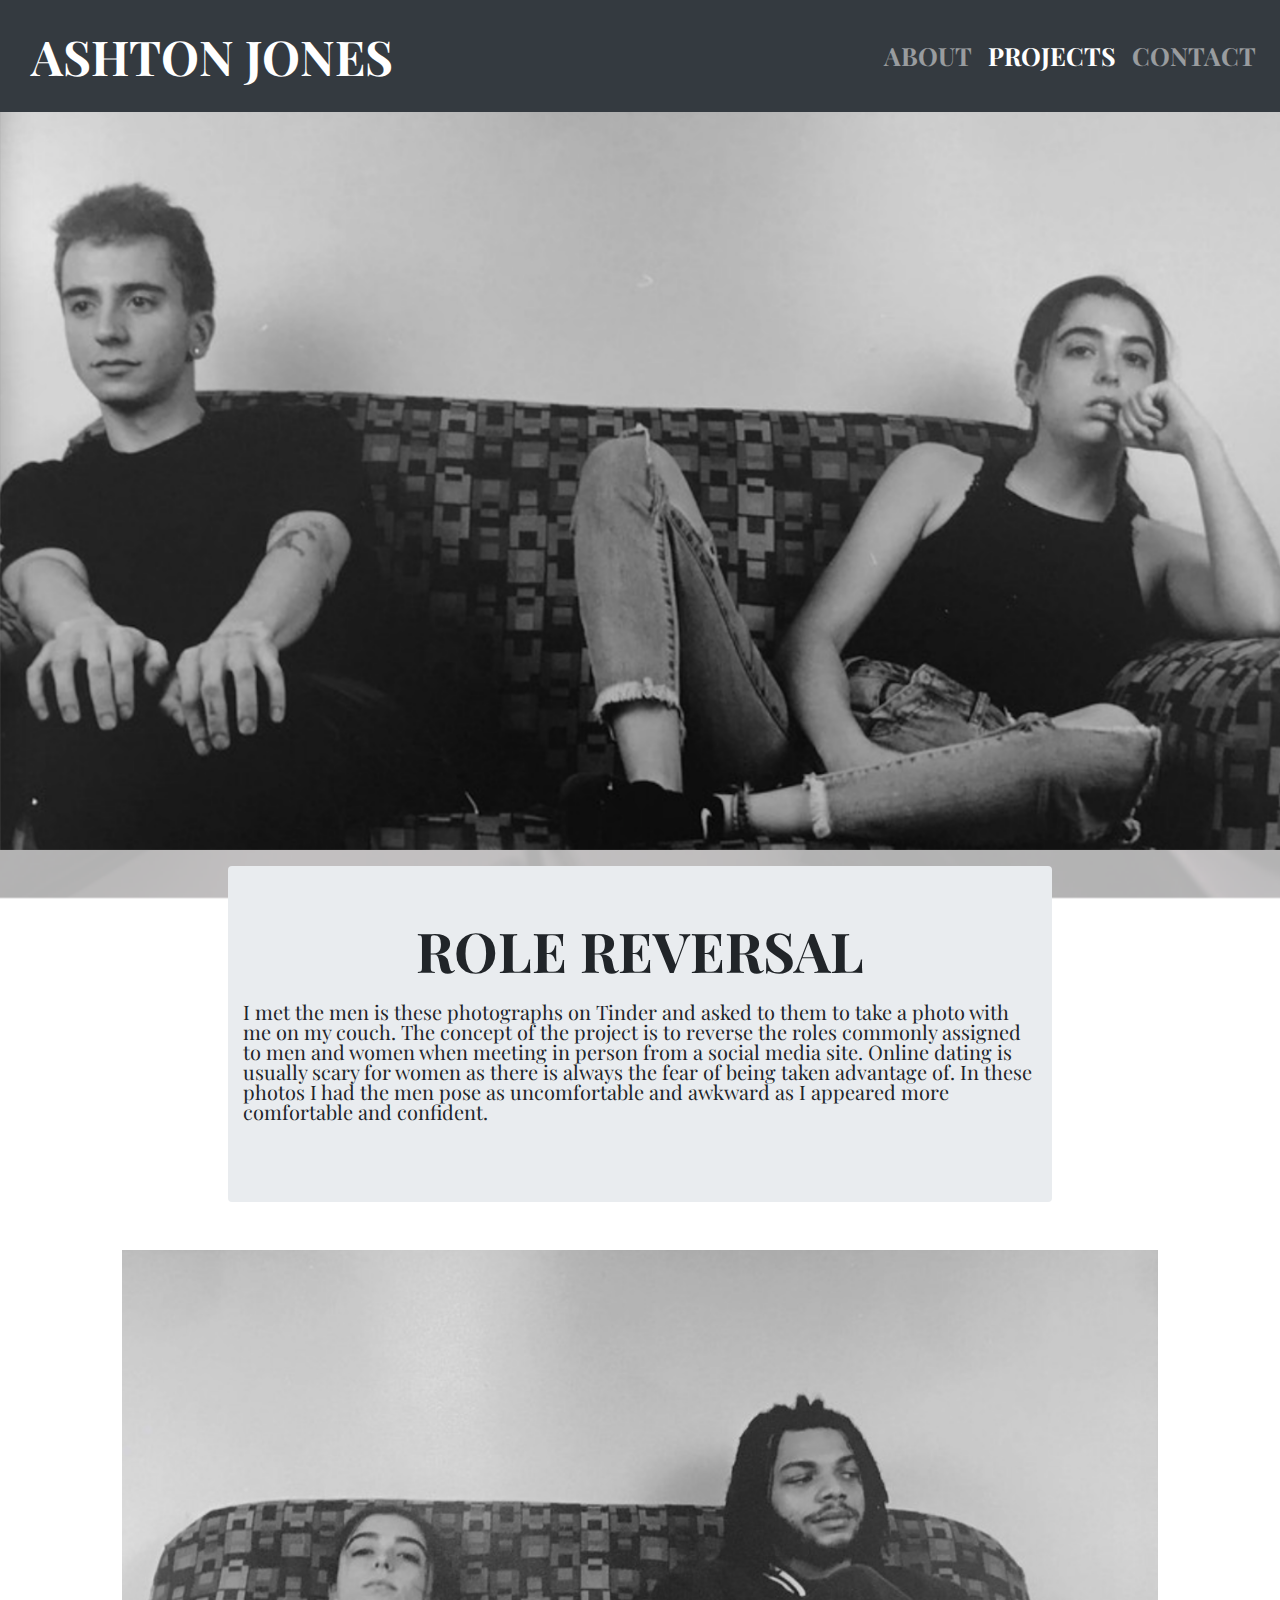
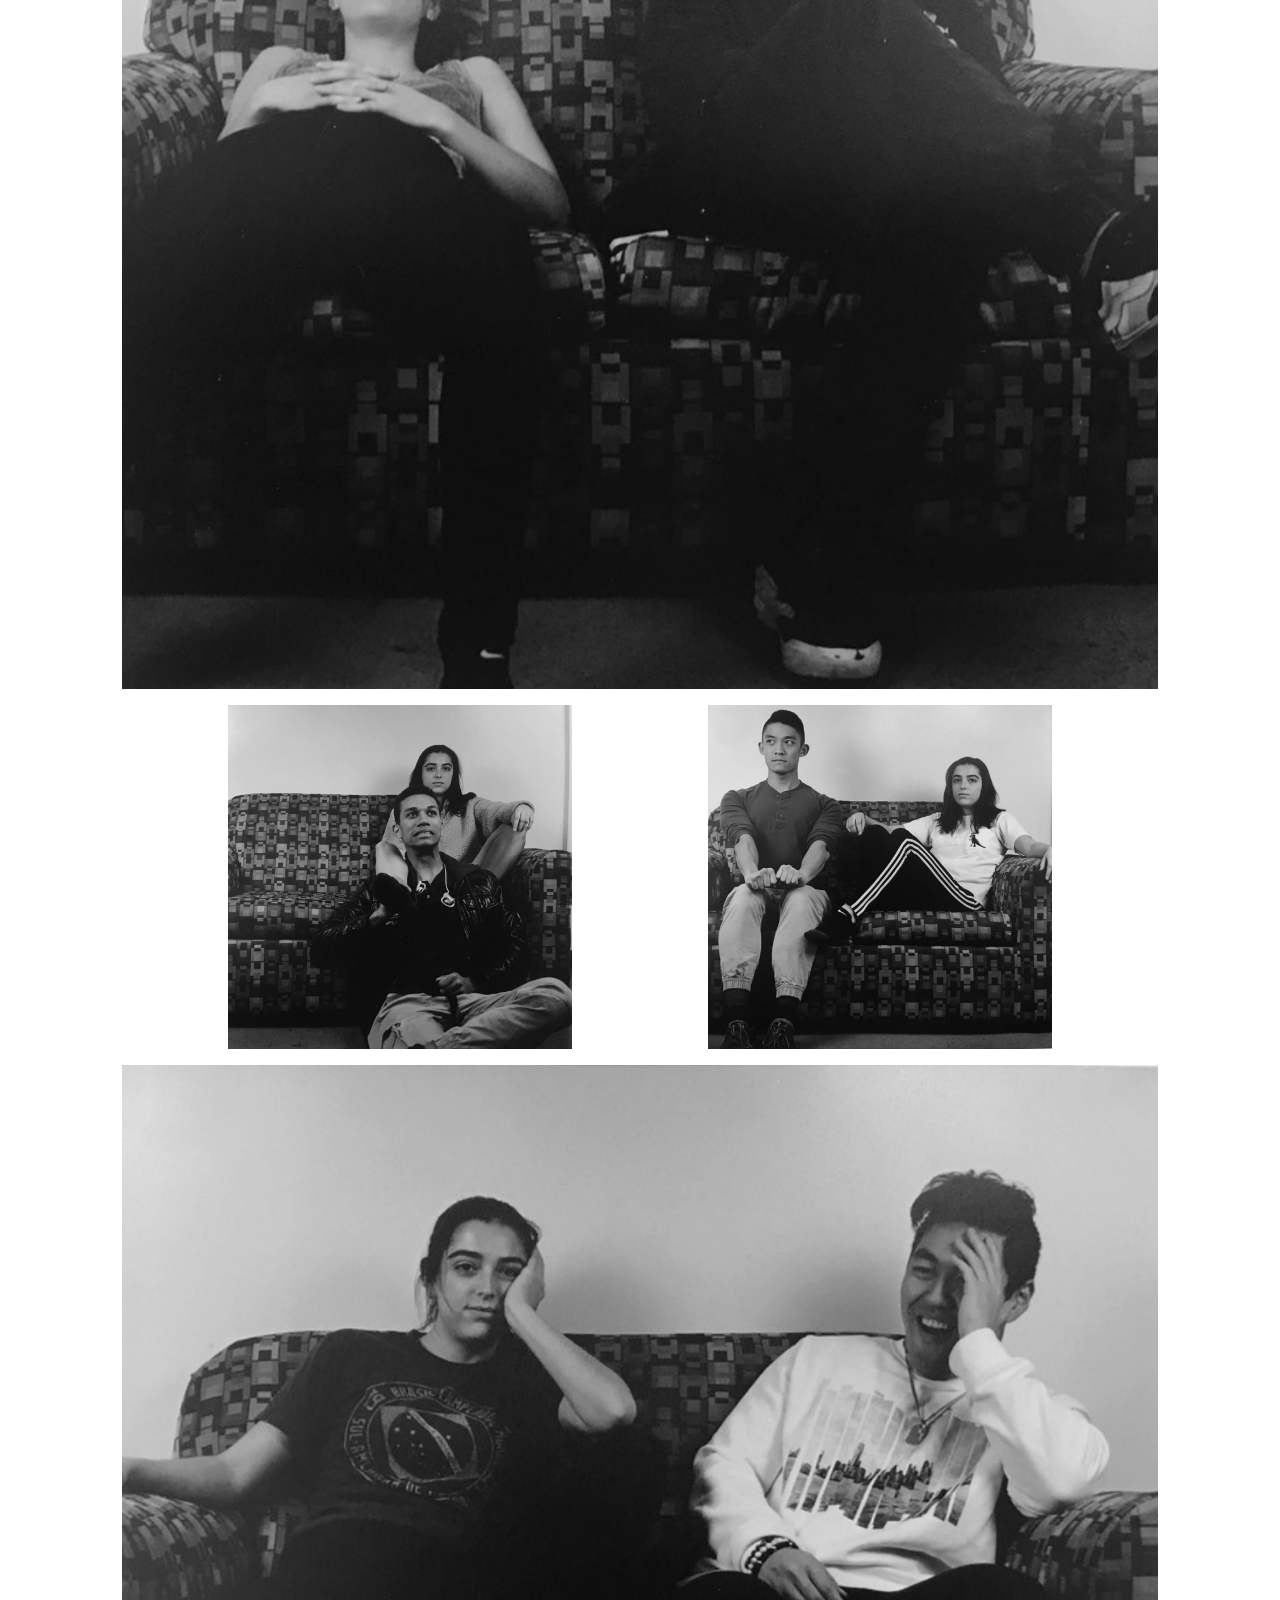
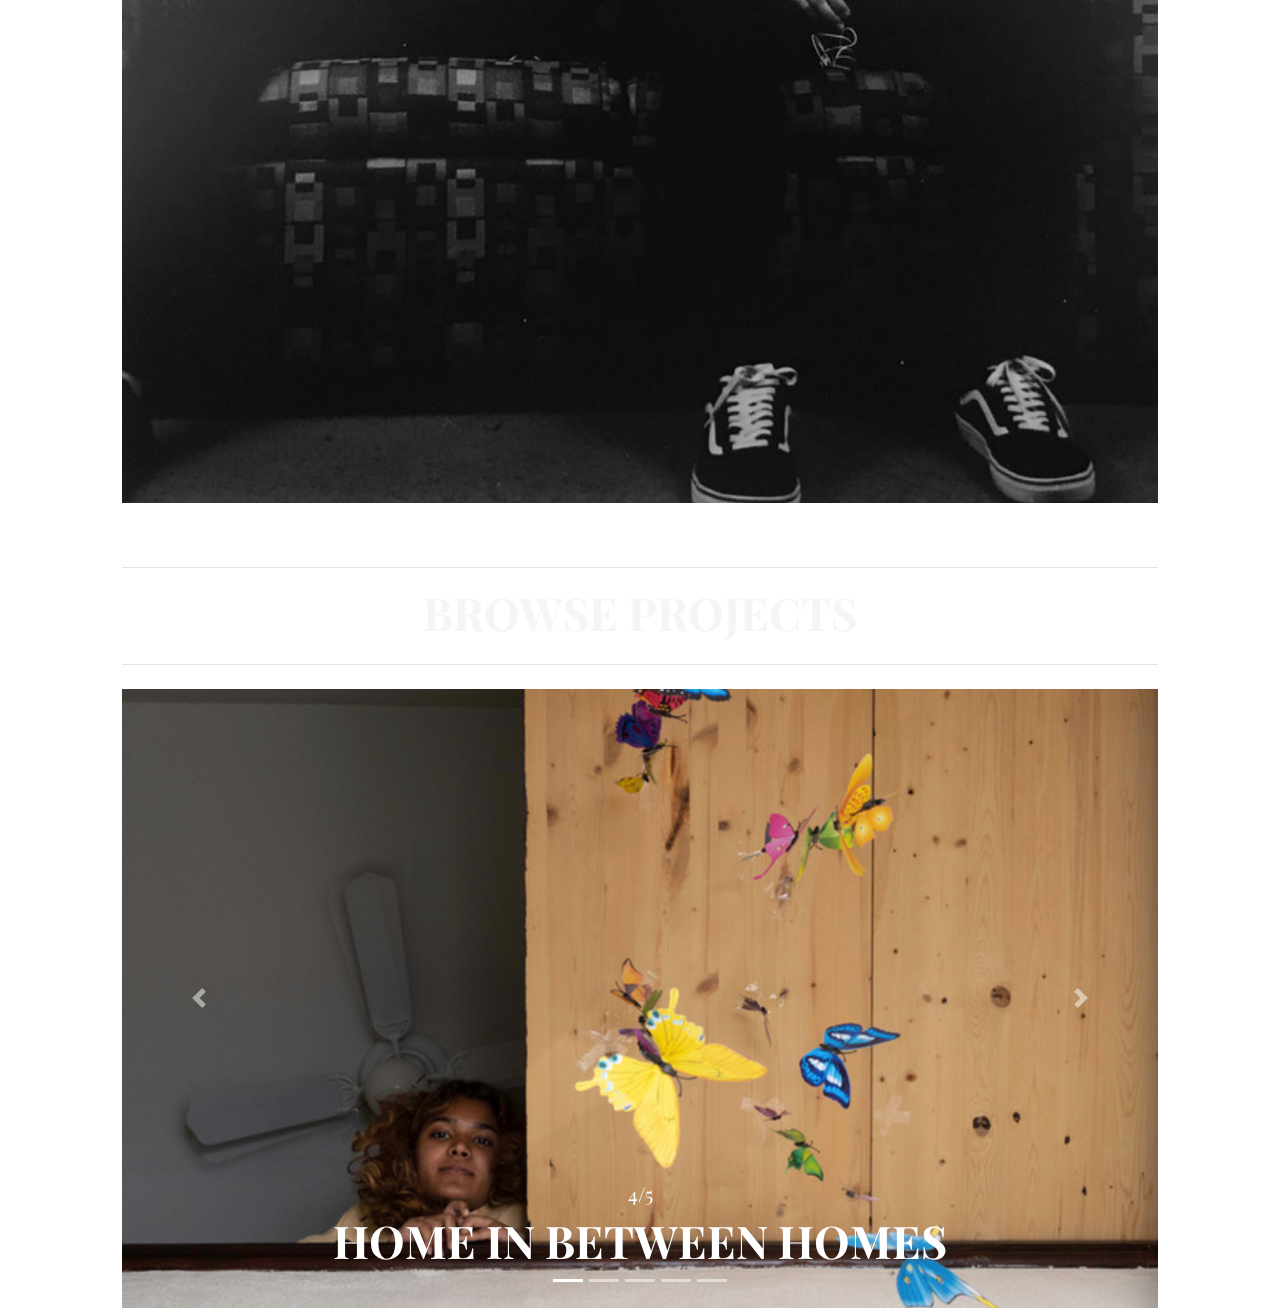
<file: project_pages/role_reversal.html>
<!doctype html>
<html lang="en">
<head>
    <!-- Required meta tags -->
    <meta charset="utf-8">
    <meta name="viewport" content="width=device-width, initial-scale=1, shrink-to-fit=no">

    <!-- Bootstrap CSS -->
    <link rel="stylesheet" href="https://maxcdn.bootstrapcdn.com/bootstrap/4.0.0/css/bootstrap.min.css" integrity="sha384-Gn5384xqQ1aoWXA+058RXPxPg6fy4IWvTNh0E263XmFcJlSAwiGgFAW/dAiS6JXm" crossorigin="anonymous">
    <!-- Animation CSS -->
    <link rel="stylesheet" href="../Assets/CSS/animations.css">
    <!-- My CSS -->
    <link rel="stylesheet" href="../Assets/CSS/project_style.css">
    <!-- Playfair Font Family -->
    <link rel="stylesheet" type="text/css" href="//fonts.googleapis.com/css?family=Playfair+Display" />
    <!-- My JS -->
    <script src="../Assets/JS/project_browse.js"></script>
    <title>Ashton Jones</title>
</head>
<body>
    <!-- navigation bar -->
    <nav class="navbar py-3 py-lg-3 navbar-expand-xl fixed-top navbar-dark bg-dark">
        <br>
        <!-- Site logo/brand -->
        <a class="navbar-brand site_title" href="../index.html">ASHTON JONES</a>
        <br>
        <!-- collapsed navigation bar button, visible on smaller screen widths -->
        <button class="navbar-toggler" type="button" data-toggle="collapse" data-target="#navbarNav" aria-controls="navbarNav" aria-expanded="false" aria-label="Toggle navigation">
            <span class="navbar-toggler-icon"></span>
        </button>
        <!-- Navigation bar links -->
        <div class="collapse navbar-collapse" id="navbarNav">
            <ul class="navbar-nav ml-auto">
                <li class="nav-item">
                    <a class="nav-link nav_buttons" href="../index.html">ABOUT</a>
                </li>
                <li class="nav-item active">
                    <a class="nav-link nav_buttons" href="../project_browse.html">PROJECTS</a>
                </li>
                <li class="nav-item">
                    <a class="nav-link nav_buttons" href="../contact.html">CONTACT</a>
                </li>
            </ul>
        </div>
    </nav>
    <br><br><br><br>
    <div class="container-fluid fixed_background">
        <!-- main large image -->
        <div class="row form-group">
            <img src="../Assets/images/role_reversal/main_photo.png" class="img-fluid expandOpen" alt="man and woman sitting on a couch distanced, man looks uncomfortable, indoors">
        </div>
        <!-- jumbotron with project description -->
        <div class="row form-group">
            <div class="col-2"></div>
            <div class="col-sm">
                <div class="jumbotron jumbotron-fluid rounded">
                    <div class="container">
                        <h1 class="display-4 text-center project_detail_title">ROLE REVERSAL</h1>
                        <br>
                        <p class="lead">
                            I met the men is these photographs on Tinder and asked to them to take
                            a photo with me on my couch. The concept of the project is to reverse
                            the roles commonly assigned to men and women when meeting in person
                            from a social media site. Online dating is usually scary for women as
                            there is always the fear of being taken advantage of. In these photos
                            I had the men pose as uncomfortable and awkward as I appeared more
                            comfortable and confident.
                        </p>
                    </div>
                </div>
            </div>
            <div class="col-2"></div>
        </div>
        <!-- one big photo -->
        <div class="row form-group">
            <div class="col-1"></div>
            <div class="col-sm">
                <img src="../Assets/images/role_reversal/role_1.png" class="img-fluid" alt="man and woman sitting on couch distanced, woman leaning back onto couch, man looking away">
            </div>
            <div class="col-1"></div>
        </div>
        <!-- two side by side photos -->
        <div class="row form-group">
            <div class="col-2"></div>
            <div class="col-sm">
                <img src="../Assets/images/role_reversal/role_5.png" class="img-fluid" alt="woman sitting on couch confidently, man sitting on floor in front looking uncomfortable">
            </div>
            <div class="col-1"></div>
            <div class="col-sm">
                <img src="../Assets/images/role_reversal/role_6.png" class="img-fluid" alt="man and woman siting on couch, man sitting tightly, woman sprawled on couch">
            </div>
            <div class="col-2"></div>
        </div>
        <!-- one big photo-->
        <div class="row form-group">
            <div class="col-1"></div>
            <div class="col-sm">
                <img src="../Assets/images/role_reversal/role_7.png" class="img-fluid" alt="woman and man sitting on couch, both have their left hand resting on a piece of their face">
            </div>
            <div class="col-1"></div>
        </div>
        <!-- project browse section -->
        <div class="row">
            <!-- creates white space on left side -->
            <div class="col-1"></div>
            <!-- project browse photo carousel -->
            <div class="col-sm text-center">
                <br>
                <hr class="my-4 bg-white">
                <label class="project_browse_title" style="color: whitesmoke">BROWSE PROJECTS</label>
                <hr class="my-4 bg-white">
                <div id="carouselExampleIndicators" class="carousel slide" data-ride="carousel">
                    <!-- creates indicators on bottom -->
                    <ol class="carousel-indicators">
                        <li data-target="#carouselExampleIndicators" data-slide-to="0" class="active"></li>
                        <li data-target="#carouselExampleIndicators" data-slide-to="1"></li>
                        <li data-target="#carouselExampleIndicators" data-slide-to="2"></li>
                        <li data-target="#carouselExampleIndicators" data-slide-to="3"></li>
                        <li data-target="#carouselExampleIndicators" data-slide-to="4"></li>
                    </ol>
                    <!-- each image, browse number, and project title in carousel-->
                    <div class="carousel-inner">
                        <!-- active class added because it is the starting item -->
                        <div class="carousel-item" id="texas_carousel" onmousedown="pulse('texas_carousel')">
                            <a href="texas.html">
                                <img class="d-block w-100" src="../Assets/images/project_browse_photos/texas.png" alt="man standing with surfboard in hand, in front of beach at sunrise">
                                <div class="carousel-caption d-none d-md-block">
                                    <p class="project_browse_number">1/5</p>
                                    <h5 class="project_browse_title">TEXAS</h5>
                                </div>
                            </a>
                        </div>
                        <div class="carousel-item" id="portraits_carousel" onmousedown="pulse('portraits_carousel')">
                            <a href="portraits.html">
                                <div class="carousel-caption d-none d-md-block">
                                    <p class="project_browse_number">2/5</p>
                                    <h5 class="project_browse_title">PORTRAITS</h5>
                                </div>
                                <img class="d-block w-100" src="../Assets/images/project_browse_photos/portraits.png" alt="woman standing with rack of clothes, windows with purple curtains behind both, indoors">
                            </a>
                        </div>
                        <div class="carousel-item" id="role_reversal_carousel" onmousedown="pulse('role_reversal_carousel')">
                            <a href="role_reversal.html">
                                <img class="d-block w-100" src="../Assets/images/project_browse_photos/role_reversal.png" alt="man and woman sitting on a couch distanced, man looks uncomfortable, indoors">
                                <div class="carousel-caption d-none d-md-block">
                                    <p class="project_browse_number">3/5</p>
                                    <h5 class="project_browse_title">ROLE REVERSAL</h5>
                                </div>
                            </a>
                        </div>
                        <div class="carousel-item active" id="home_between_homes_carousel" onmousedown="pulse('home_between_homes_carousel')">
                            <a href="home_between_homes.html">
                                <img class="d-block w-100" src="../Assets/images/project_browse_photos/home_between_homes.png" alt="woman peering over ledge with plastic butterflies hanging from ledge, indoors">
                                <div class="carousel-caption d-none d-md-block">
                                    <p class="project_browse_number">4/5</p>
                                    <h5 class="project_browse_title">HOME IN BETWEEN HOMES</h5>
                                </div>
                            </a>
                        </div>
                        <div class="carousel-item" id="louiseville_ky_carousel" onmousedown="pulse('louiseville_ky_carousel')">
                            <a href="louiseville_ky.html">
                                <img class="d-block w-100" src="../Assets/images/project_browse_photos/louiseville.png" alt="man and woman standing on left alongside a table, branches and foliage all around inside greenhouse, indoors">
                                <div class="carousel-caption d-none d-md-block">
                                    <p class="project_browse_number">5/5</p>
                                    <h5 class="project_browse_title">LOUISEVILLE, KY</h5>
                                </div>
                            </a>
                        </div>
                    </div>
                    <!-- carousel buttons to toggle previous and next images -->
                    <a class="carousel-control-prev" href="#carouselExampleIndicators" role="button" data-slide="prev">
                        <span class="carousel-control-prev-icon" aria-hidden="true"></span>
                        <span class="sr-only">Previous</span>
                    </a>
                    <a class="carousel-control-next" href="#carouselExampleIndicators" role="button" data-slide="next">
                        <span class="carousel-control-next-icon" aria-hidden="true"></span>
                        <span class="sr-only">Next</span>
                    </a>
                </div>
            </div>
            <!-- creates white space on right side -->
            <div class="col-1"></div>
        </div>
    </div>
    <!-- Optional JavaScript -->
    <!-- jQuery first, then Popper.js, then Bootstrap JS -->
    <script src="https://code.jquery.com/jquery-3.2.1.slim.min.js" integrity="sha384-KJ3o2DKtIkvYIK3UENzmM7KCkRr/rE9/Qpg6aAZGJwFDMVNA/GpGFF93hXpG5KkN" crossorigin="anonymous"></script>
    <script src="https://cdnjs.cloudflare.com/ajax/libs/popper.js/1.12.9/umd/popper.min.js" integrity="sha384-ApNbgh9B+Y1QKtv3Rn7W3mgPxhU9K/ScQsAP7hUibX39j7fakFPskvXusvfa0b4Q" crossorigin="anonymous"></script>
    <script src="https://maxcdn.bootstrapcdn.com/bootstrap/4.0.0/js/bootstrap.min.js" integrity="sha384-JZR6Spejh4U02d8jOt6vLEHfe/JQGiRRSQQxSfFWpi1MquVdAyjUar5+76PVCmYl" crossorigin="anonymous"></script>
  </body>
</html>
</file>
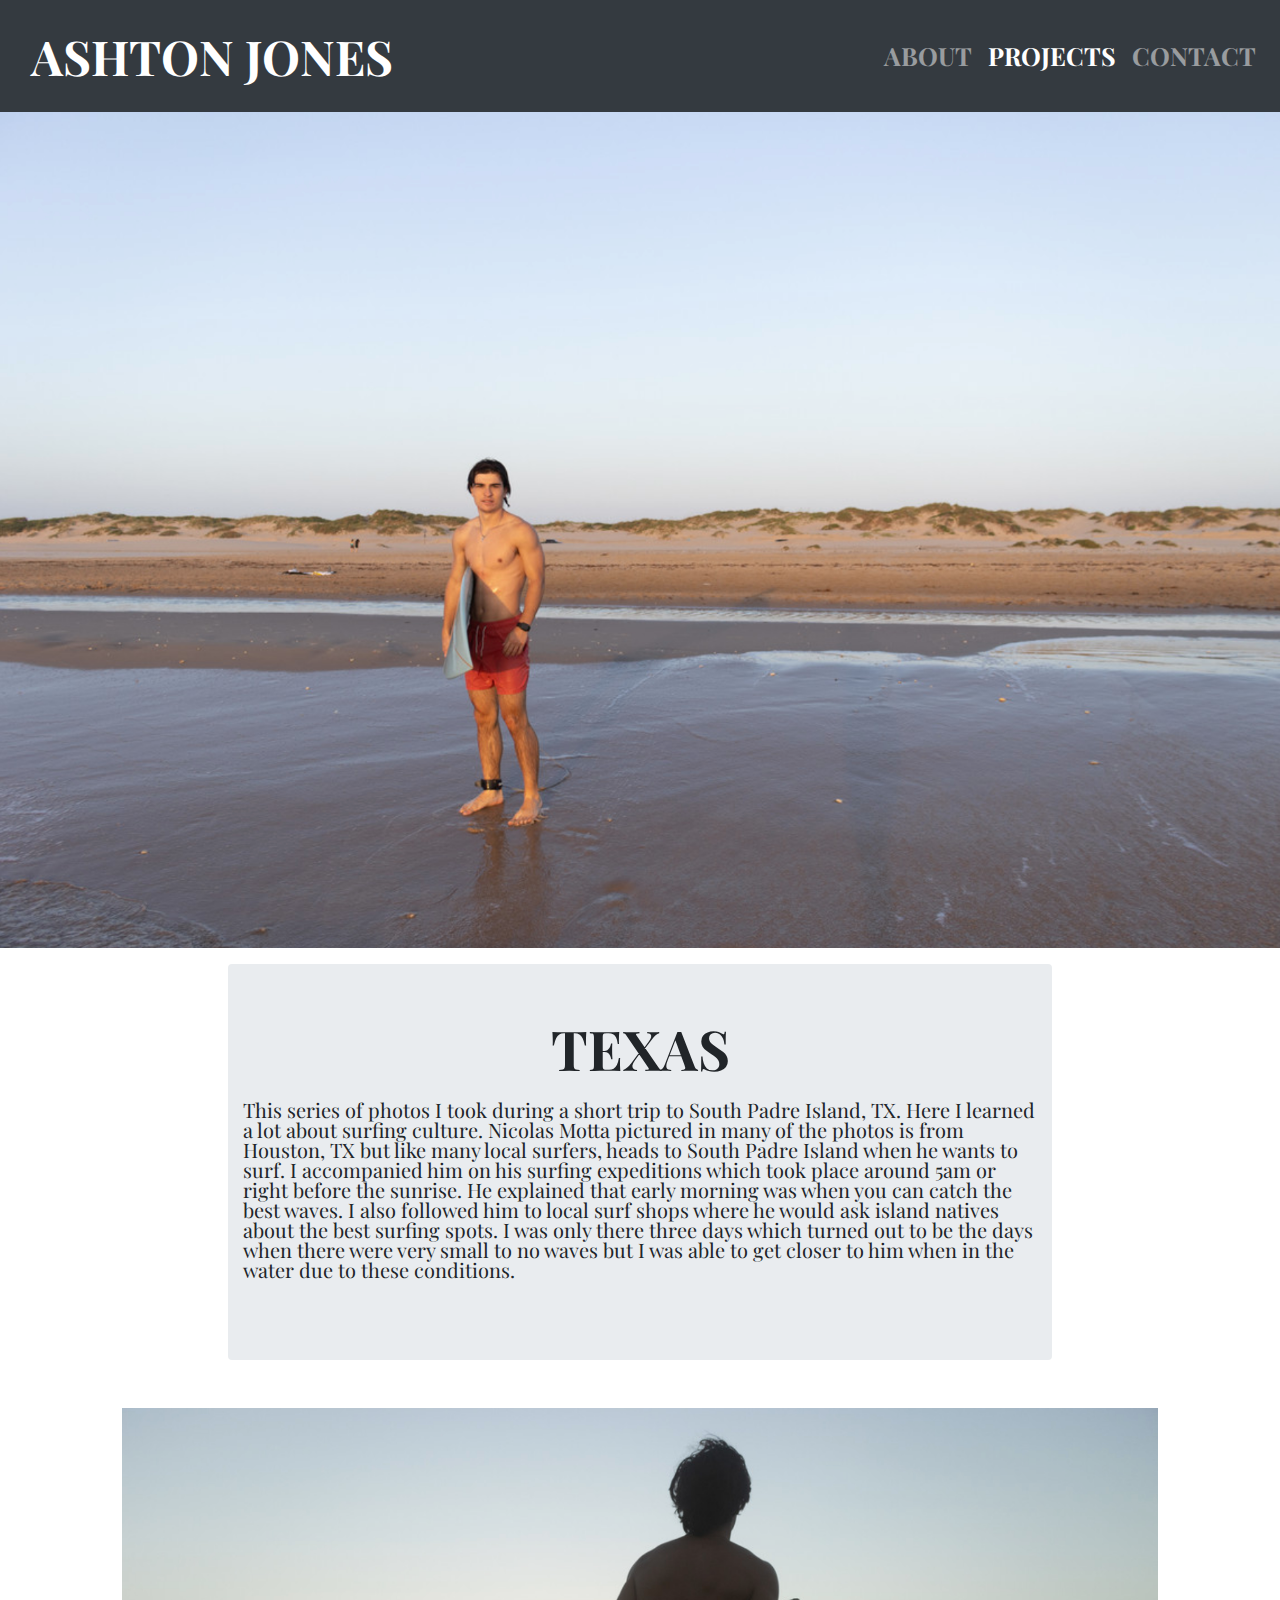
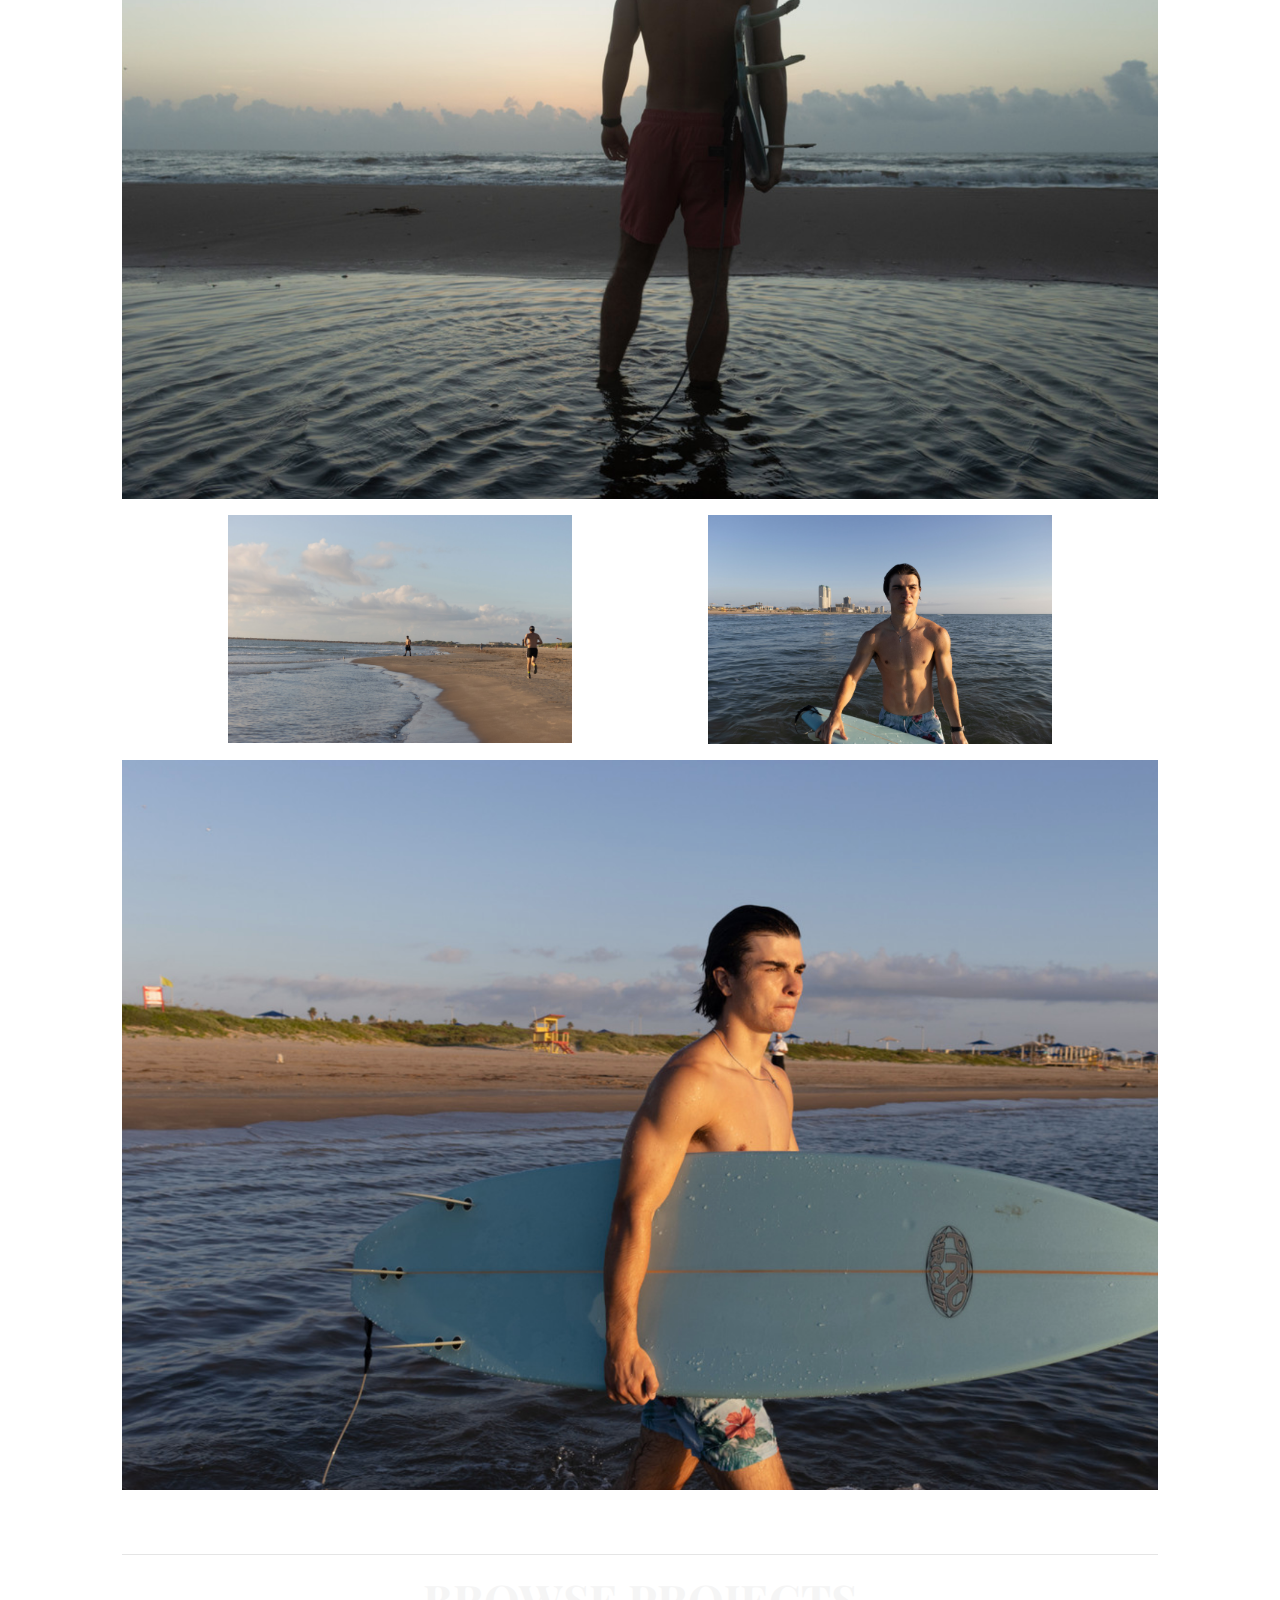
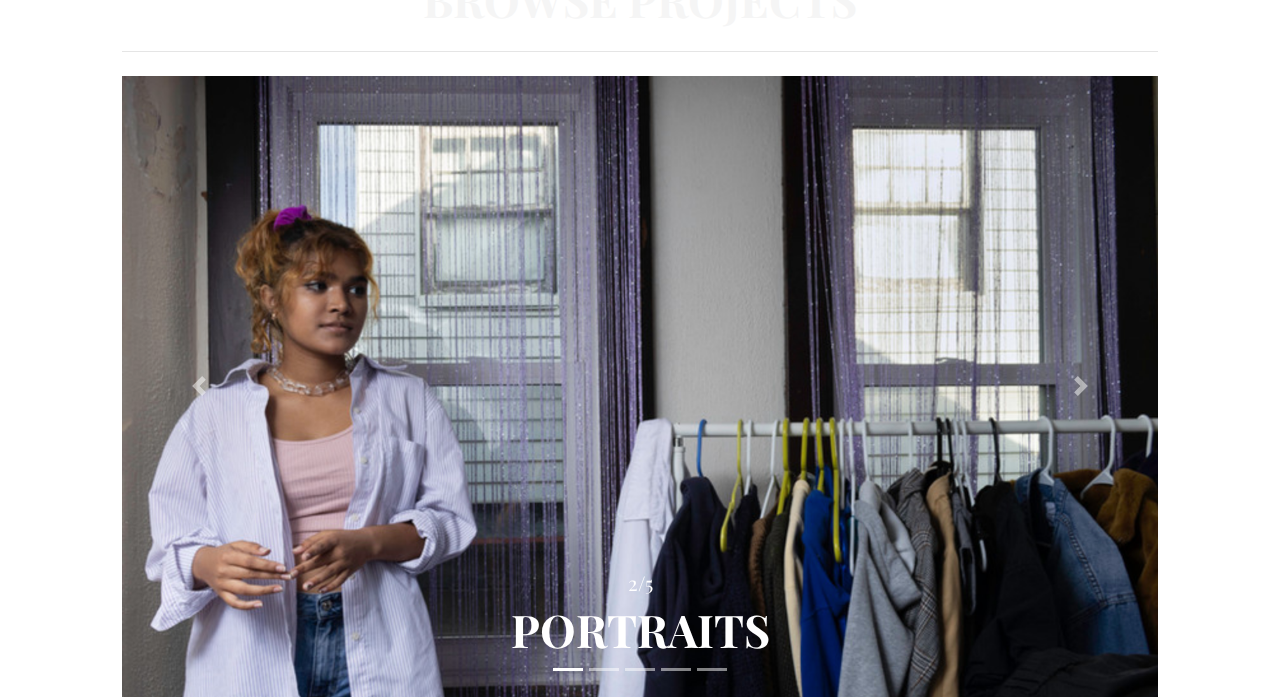
<file: project_pages/texas.html>
<!doctype html>
<html lang="en">
<head>
    <!-- Required meta tags -->
    <meta charset="utf-8">
    <meta name="viewport" content="width=device-width, initial-scale=1, shrink-to-fit=no">

    <!-- Bootstrap CSS -->
    <link rel="stylesheet" href="https://maxcdn.bootstrapcdn.com/bootstrap/4.0.0/css/bootstrap.min.css" integrity="sha384-Gn5384xqQ1aoWXA+058RXPxPg6fy4IWvTNh0E263XmFcJlSAwiGgFAW/dAiS6JXm" crossorigin="anonymous">
    <!-- Animation CSS -->
    <link rel="stylesheet" href="../Assets/CSS/animations.css">
    <!-- My CSS -->
    <link rel="stylesheet" href="../Assets/CSS/project_style.css">
    <!-- Playfair Font Family -->
    <link rel="stylesheet" type="text/css" href="//fonts.googleapis.com/css?family=Playfair+Display" />
    <!-- My JS -->
    <script src="../Assets/JS/project_browse.js"></script>
    <title>Ashton Jones</title>
</head>
<body>
    <!-- navigation bar -->
    <nav class="navbar py-3 py-lg-3 navbar-expand-xl fixed-top navbar-dark bg-dark">
        <br>
        <!-- Site logo/brand -->
        <a class="navbar-brand site_title" href="../index.html">ASHTON JONES</a>
        <br>
        <!-- collapsed navigation bar button, visible on smaller screen widths -->
        <button class="navbar-toggler" type="button" data-toggle="collapse" data-target="#navbarNav" aria-controls="navbarNav" aria-expanded="false" aria-label="Toggle navigation">
            <span class="navbar-toggler-icon"></span>
        </button>
        <!-- Navigation bar links -->
        <div class="collapse navbar-collapse" id="navbarNav">
            <ul class="navbar-nav ml-auto">
                <li class="nav-item">
                    <a class="nav-link nav_buttons" href="../index.html">ABOUT</a>
                </li>
                <li class="nav-item active">
                    <a class="nav-link nav_buttons" href="../project_browse.html">PROJECTS</a>
                </li>
                <li class="nav-item">
                    <a class="nav-link nav_buttons" href="../contact.html">CONTACT</a>
                </li>
            </ul>
        </div>
    </nav>
    <br><br><br><br>
    <div class="container-fluid fixed_background">
        <!-- main large image -->
        <div class="row form-group">
            <img src="../Assets/images/texas/main_photo.png" class="img-fluid expandOpen" alt="man standing with surfboard in hand, in front of beach at sunrise">
        </div>
        <!-- jumbotron with project description -->
        <div class="row form-group">
            <div class="col-2"></div>
            <div class="col-sm">
                <div class="jumbotron jumbotron-fluid rounded">
                    <div class="container">
                        <h1 class="display-4 text-center project_detail_title">TEXAS</h1>
                        <br>
                        <p class="lead">
                            This series of photos I took during a short trip to South Padre Island, TX.
                            Here I learned a lot about surfing culture. Nicolas Motta pictured in many of
                            the photos is from Houston, TX but like many local surfers, heads to South
                            Padre Island when he wants to surf. I accompanied him on his surfing
                            expeditions which took place around 5am or right before the sunrise.
                            He explained that early morning was when you can catch the best waves.
                            I also followed him to local surf shops where he would ask island natives
                            about the best surfing spots. I was only there three days which turned out
                            to be the days when there were very small to no waves but I was able to get
                            closer to him when in the water due to these conditions.</p>
                    </div>
                </div>
            </div>
            <div class="col-2"></div>
        </div>
        <!-- one big photoo -->
        <div class="row form-group">
            <div class="col-1"></div>
            <div class="col-sm">
                <img src="../Assets/images/texas/texas_2.png" class="img-fluid" alt="man with surfboard in hand, back towards camera, man facing shallow beach">
            </div>
            <div class="col-1"></div>
        </div>
        <!-- two side by side photos -->
        <div class="row form-group">
            <div class="col-2"></div>
            <div class="col-sm">
                <img src="../Assets/images/texas/texas_6.png" class="img-fluid" alt="shallow beach with a man running on the right and a man standing in the beach on the left">
            </div>
            <div class="col-1"></div>
            <div class="col-sm">
                <img src="../Assets/images/texas/texas_7.png" class="img-fluid" alt="man with surfboard in the beach, holding surfboard on the water">
            </div>
            <div class="col-2"></div>
        </div>
        <!-- one big photo-->
        <div class="row form-group">
            <div class="col-1"></div>
            <div class="col-sm">
                <img src="../Assets/images/texas/texas_5.png" class="img-fluid" alt="man walking in the beach with surfboard in hand, pensive face">
            </div>
            <div class="col-1"></div>
        </div>
        <!-- project browse section -->
        <div class="row">
            <!-- creates white space on left side -->
            <div class="col-1"></div>
            <!-- project browse photo carousel -->
            <div class="col-sm text-center">
                <br>
                <hr class="my-4 bg-white">
                <label class="project_browse_title" style="color: whitesmoke">BROWSE PROJECTS</label>
                <hr class="my-4 bg-white">
                <div id="carouselExampleIndicators" class="carousel slide" data-ride="carousel">
                    <!-- creates indicators on bottom -->
                    <ol class="carousel-indicators">
                        <li data-target="#carouselExampleIndicators" data-slide-to="0" class="active"></li>
                        <li data-target="#carouselExampleIndicators" data-slide-to="1"></li>
                        <li data-target="#carouselExampleIndicators" data-slide-to="2"></li>
                        <li data-target="#carouselExampleIndicators" data-slide-to="3"></li>
                        <li data-target="#carouselExampleIndicators" data-slide-to="4"></li>
                    </ol>
                    <!-- each image, browse number, and project title in carousel-->
                    <div class="carousel-inner">
                        <!-- active class added because it is the starting item -->
                        <div class="carousel-item" id="texas_carousel" onmousedown="pulse('texas_carousel')">
                            <a href="texas.html">
                                <img class="d-block w-100" src="../Assets/images/project_browse_photos/texas.png" alt="man standing with surfboard in hand, in front of beach at sunrise">
                                <div class="carousel-caption d-none d-md-block">
                                    <p class="project_browse_number">1/5</p>
                                    <h5 class="project_browse_title">TEXAS</h5>
                                </div>
                            </a>
                        </div>
                        <div class="carousel-item active" id="portraits_carousel" onmousedown="pulse('portraits_carousel')">
                            <a href="portraits.html">
                                <div class="carousel-caption d-none d-md-block">
                                    <p class="project_browse_number">2/5</p>
                                    <h5 class="project_browse_title">PORTRAITS</h5>
                                </div>
                                <img class="d-block w-100" src="../Assets/images/project_browse_photos/portraits.png" alt="woman standing with rack of clothes, windows with purple curtains behind both, indoors">
                            </a>
                        </div>
                        <div class="carousel-item" id="role_reversal_carousel" onmousedown="pulse('role_reversal_carousel')">
                            <a href="role_reversal.html">
                                <img class="d-block w-100" src="../Assets/images/project_browse_photos/role_reversal.png" alt="man and woman sitting on a couch distanced, man looks uncomfortable, indoors">
                                <div class="carousel-caption d-none d-md-block">
                                    <p class="project_browse_number">3/5</p>
                                    <h5 class="project_browse_title">ROLE REVERSAL</h5>
                                </div>
                            </a>
                        </div>
                        <div class="carousel-item" id="home_between_homes_carousel" onmousedown="pulse('home_between_homes_carousel')">
                            <a href="home_between_homes.html">
                                <img class="d-block w-100" src="../Assets/images/project_browse_photos/home_between_homes.png" alt="woman peering over ledge with plastic butterflies hanging from ledge, indoors">
                                <div class="carousel-caption d-none d-md-block">
                                    <p class="project_browse_number">4/5</p>
                                    <h5 class="project_browse_title">HOME IN BETWEEN HOMES</h5>
                                </div>
                            </a>
                        </div>
                        <div class="carousel-item" id="louiseville_ky_carousel" onmousedown="pulse('louiseville_ky_carousel')">
                            <a href="louiseville_ky.html">
                                <img class="d-block w-100" src="../Assets/images/project_browse_photos/louiseville.png" alt="man and woman standing on left alongside a table, branches and foliage all around inside greenhouse, indoors">
                                <div class="carousel-caption d-none d-md-block">
                                    <p class="project_browse_number">5/5</p>
                                    <h5 class="project_browse_title">LOUISEVILLE, KY</h5>
                                </div>
                            </a>
                        </div>
                    </div>
                    <!-- carousel buttons to toggle previous and next images -->
                    <a class="carousel-control-prev" href="#carouselExampleIndicators" role="button" data-slide="prev">
                        <span class="carousel-control-prev-icon" aria-hidden="true"></span>
                        <span class="sr-only">Previous</span>
                    </a>
                    <a class="carousel-control-next" href="#carouselExampleIndicators" role="button" data-slide="next">
                        <span class="carousel-control-next-icon" aria-hidden="true"></span>
                        <span class="sr-only">Next</span>
                    </a>
                </div>
            </div>
            <!-- creates white space on right side -->
            <div class="col-1"></div>
        </div>
    </div>
    <!-- Optional JavaScript -->
    <!-- jQuery first, then Popper.js, then Bootstrap JS -->
    <script src="https://code.jquery.com/jquery-3.2.1.slim.min.js" integrity="sha384-KJ3o2DKtIkvYIK3UENzmM7KCkRr/rE9/Qpg6aAZGJwFDMVNA/GpGFF93hXpG5KkN" crossorigin="anonymous"></script>
    <script src="https://cdnjs.cloudflare.com/ajax/libs/popper.js/1.12.9/umd/popper.min.js" integrity="sha384-ApNbgh9B+Y1QKtv3Rn7W3mgPxhU9K/ScQsAP7hUibX39j7fakFPskvXusvfa0b4Q" crossorigin="anonymous"></script>
    <script src="https://maxcdn.bootstrapcdn.com/bootstrap/4.0.0/js/bootstrap.min.js" integrity="sha384-JZR6Spejh4U02d8jOt6vLEHfe/JQGiRRSQQxSfFWpi1MquVdAyjUar5+76PVCmYl" crossorigin="anonymous"></script>
  </body>
</html>
</file>
<file: Assets/CSS/animations.css>
/*
==============================================
CSS3 ANIMATION CHEAT SHEET
==============================================

Made by Justin Aguilar

www.justinaguilar.com/animations/

Questions, comments, concerns, love letters:
justin@justinaguilar.com
==============================================
*/

/*
==============================================
pulse
==============================================
*/

.pulse{
	animation-name: pulse;
	-webkit-animation-name: pulse;

	animation-duration: 3s;
	-webkit-animation-duration: 3s;

	animation-iteration-count: infinite;
	-webkit-animation-iteration-count: infinite;
}

@keyframes pulse {
	0% {
		transform: scale(0.9);
		opacity: 0.8;
	}
	50% {
		transform: scale(1);
		opacity: 1;
	}
	100% {
		transform: scale(0.9);
		opacity: 0.8;
	}
}

@-webkit-keyframes pulse {
	0% {
		-webkit-transform: scale(0.95);
		opacity: 0.8;
	}
	50% {
		-webkit-transform: scale(1);
		opacity: 1;
	}
	100% {
		-webkit-transform: scale(0.95);
		opacity: 0.8;
	}
}

/*
==============================================
pulseDetail
==============================================
*/

.pulseDetail{
	animation-name: pulseDetail;
	-webkit-animation-name: pulseDetail;

	animation-duration: 3s;
	-webkit-animation-duration: 3s;

	animation-iteration-count: infinite;
	-webkit-animation-iteration-count: infinite;
}

@keyframes pulseDetail {
	0% {
		transform: scale(0.97);
		opacity: 1;
	}
	50% {
		transform: scale(1);
		opacity: 1;
	}
	100% {
		transform: scale(0.97);
		opacity: 1;
	}
}

@-webkit-keyframes pulseDetail {
	0% {
		-webkit-transform: scale(0.97);
		opacity: 1;
	}
	50% {
		-webkit-transform: scale(1);
		opacity: 1;
	}
	100% {
		-webkit-transform: scale(0.97);
		opacity: 1;
	}
}

/*
==============================================
floating
==============================================
*/

.floating{
	animation-name: floating;
	-webkit-animation-name: floating;

	animation-duration: 1.5s;
	-webkit-animation-duration: 1.5s;

	animation-iteration-count: infinite;
	-webkit-animation-iteration-count: infinite;
}

@keyframes floating {
	0% {
		transform: translateY(0%);
	}
	50% {
		transform: translateY(8%);
	}
	100% {
		transform: translateY(0%);
	}
}

@-webkit-keyframes floating {
	0% {
		-webkit-transform: translateY(0%);
	}
	50% {
		-webkit-transform: translateY(8%);
	}
	100% {
		-webkit-transform: translateY(0%);
	}
}

/*
==============================================
tossing
==============================================
*/

.tossing{
	animation-name: tossing;
	-webkit-animation-name: tossing;

	animation-duration: 4s;
	-webkit-animation-duration: 4s;

	animation-iteration-count: infinite;
	-webkit-animation-iteration-count: infinite;
}

@keyframes tossing {
	0% {
		transform: rotate(-1.5deg);
	}
	50% {
		transform: rotate(1.5deg);
	}
	100% {
		transform: rotate(-1.5deg);
	}
}

@-webkit-keyframes tossing {
	0% {
		-webkit-transform: rotate(-1.5deg);
	}
	50% {
		-webkit-transform: rotate(1.5deg);
	}
	100% {
		-webkit-transform: rotate(-1.5deg);
	}
}

/*
==============================================
pullUp
==============================================
*/

.pullUp{
	animation-name: pullUp;
	-webkit-animation-name: pullUp;

	animation-duration: 1.1s;
	-webkit-animation-duration: 1.1s;

	animation-timing-function: ease-out;
	-webkit-animation-timing-function: ease-out;

	transform-origin: 50% 100%;
	-ms-transform-origin: 50% 100%;
	-webkit-transform-origin: 50% 100%;
}

@keyframes pullUp {
	0% {
		transform: scaleY(0.1);
	}
	40% {
		transform: scaleY(1.02);
	}
	60% {
		transform: scaleY(0.98);
	}
	80% {
		transform: scaleY(1.01);
	}
	100% {
		transform: scaleY(0.98);
	}
	80% {
		transform: scaleY(1.01);
	}
	100% {
		transform: scaleY(1);
	}
}

@-webkit-keyframes pullUp {
	0% {
		-webkit-transform: scaleY(0.1);
	}
	40% {
		-webkit-transform: scaleY(1.02);
	}
	60% {
		-webkit-transform: scaleY(0.98);
	}
	80% {
		-webkit-transform: scaleY(1.01);
	}
	100% {
		-webkit-transform: scaleY(0.98);
	}
	80% {
		-webkit-transform: scaleY(1.01);
	}
	100% {
		-webkit-transform: scaleY(1);
	}
}

/*
==============================================
expandOpen
==============================================
*/


.expandOpen{
	animation-name: expandOpen;
	-webkit-animation-name: expandOpen;

	animation-duration: 1.2s;
	-webkit-animation-duration: 1.2s;

	animation-timing-function: ease-out;
	-webkit-animation-timing-function: ease-out;

	visibility: visible !important;
}

@keyframes expandOpen {
	0% {
		transform: scale(.8);
	}
	50% {
		transform: scale(0.95);
	}
	80% {
		transform: scale(1.05);
	}
	90% {
		transform: scale(0.98);
	}
	100% {
		transform: scale(1);
	}
}

@-webkit-keyframes expandOpen {
	0% {
		-webkit-transform: scale(.8);
	}
	50% {
		-webkit-transform: scale(0.95);
	}
	80% {
		-webkit-transform: scale(1.05);
	}
	90% {
		-webkit-transform: scale(0.98);
	}
	100% {
		-webkit-transform: scale(1);
	}
}
</file>
<file: Assets/CSS/project_style.css>
/* adds background image to the html pages behind content */
/* modified from: https://css-tricks.com/perfect-full-page-background-image/ */
.fixed_background {
    background: url(../images/camera_background.png) no-repeat center center fixed;
    -webkit-background-size: cover;
    -moz-background-size: cover;
    -o-background-size: cover;
    background-size: cover;
    z-index: -1;
}

/* font sizing and style classes */
.site_title {
    font-family: "Playfair Display";
    /*font-size: 60px;*/
    font-style: normal;
    font-variant: normal;
    font-weight: 700;
    line-height: 26.4px;
}

.project_browse_title {
    font-family: "Playfair Display";
    font-size: 45px;
    font-style: normal;
    font-variant: normal;
    font-weight: 700;
    line-height: 40px;
    text-align: center;
    justify-items: center;
}

.project_detail_title {
    font-family: "Playfair Display";
    font-size: 55px;
    font-style: normal;
    font-variant: normal;
    font-weight: 700;
    line-height: 40px;
    text-align: center;
    justify-items: center;
}

.nav_buttons {
    font-family: "Playfair Display";
    font-size: 25px;
    font-style: normal;
    font-variant: normal;
    font-weight: 700;
    line-height: 15.4px;
}

p {
    font-family: "Playfair Display";
    font-size: 14px;
    font-style: normal;
    font-variant: normal;
    font-weight: 400;
    line-height: 20px;
}

blockquote {
    font-family: "Playfair Display";
    font-size: 21px;
    font-style: normal;
    font-variant: normal;
    font-weight: 400;
    line-height: 30px;
}

.project_browse_number {
    font-family: "Playfair Display";
    font-size: 20px;
    font-style: normal;
    font-variant: normal;
    font-weight: 400;
    line-height: 18.6px;
}

/* text centering class */
.centered_title {
    text-align: center;
}

/* navigation bar logo font sizing and color */
.navbar .navbar-brand {
    color: white;
    font-size: 48px;
}

/* navigation bar background color and thickness*/
.navbar {
    min-height: 80px;
    background-color: black;
}

/* navigation bar logo padding and line height */
.navbar-brand {
    padding: 0 15px;
    height: 80px;
    line-height: 80px;
}
</file>
